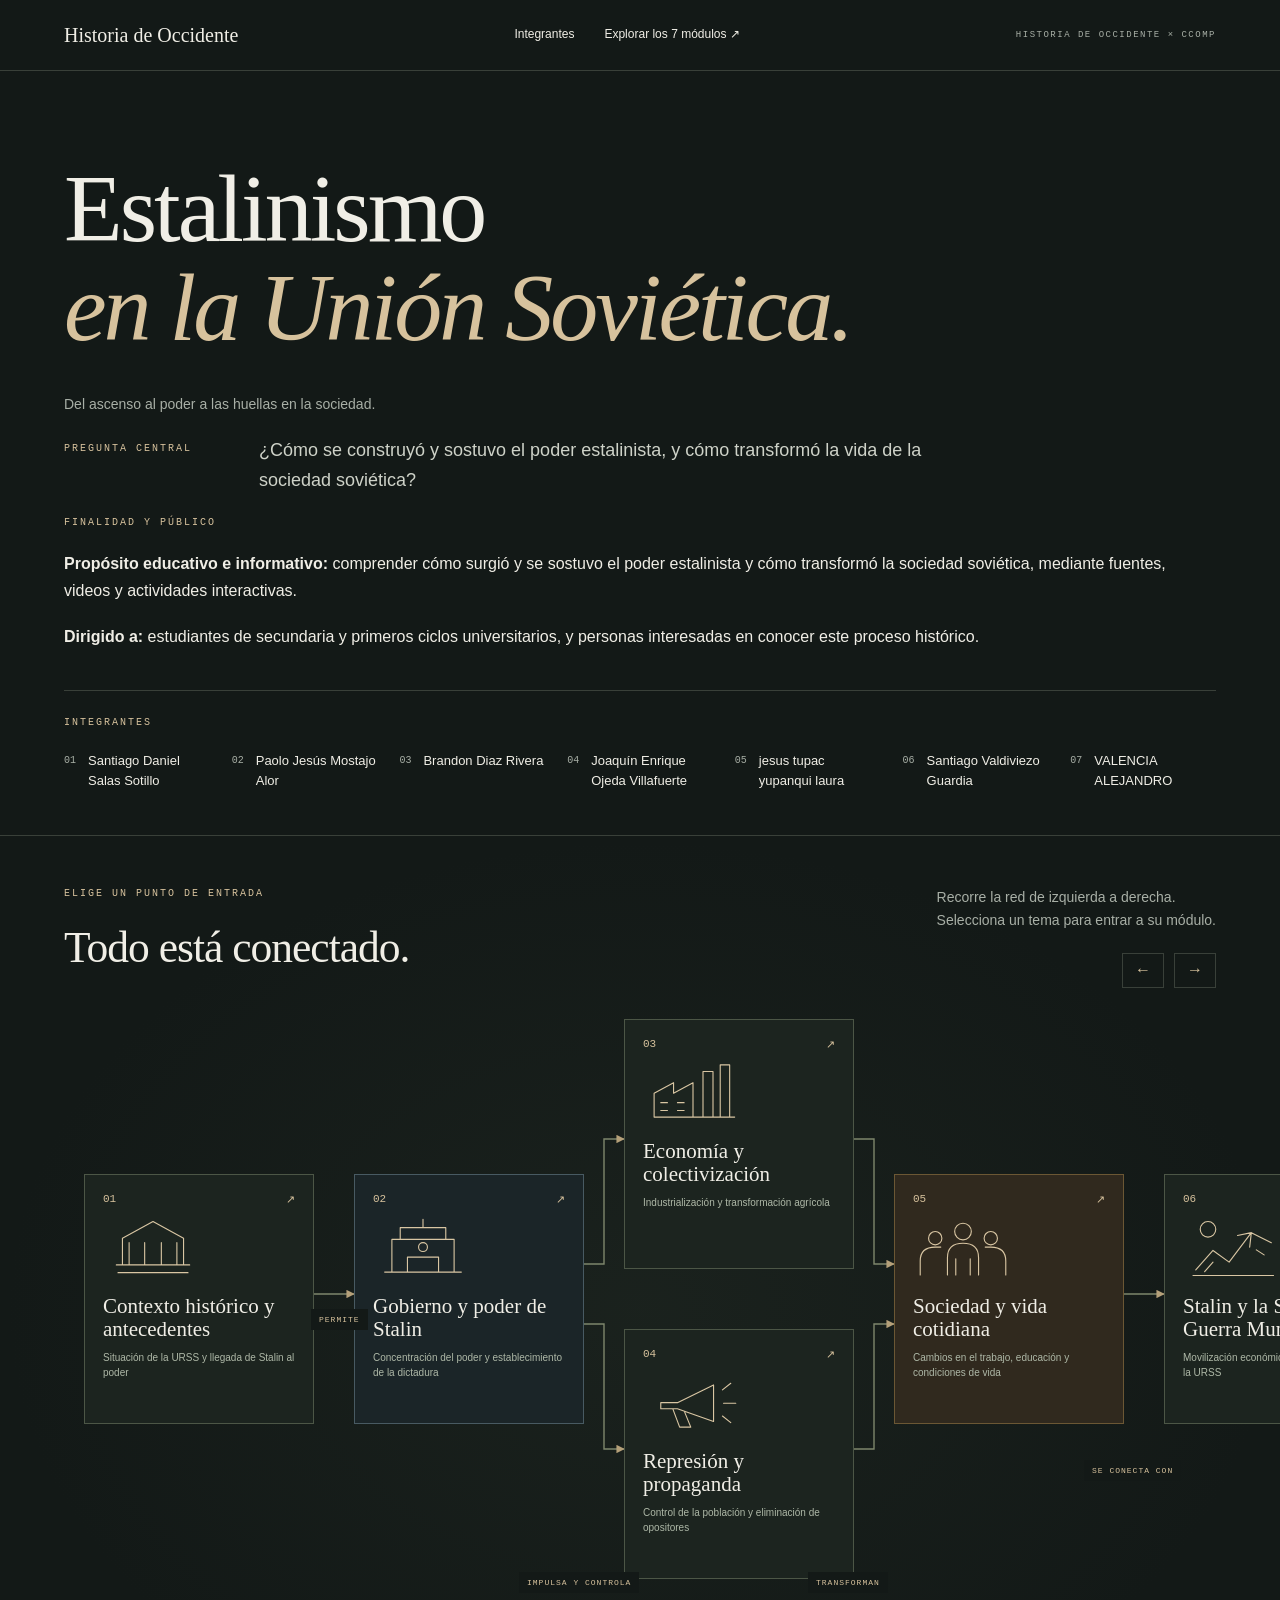
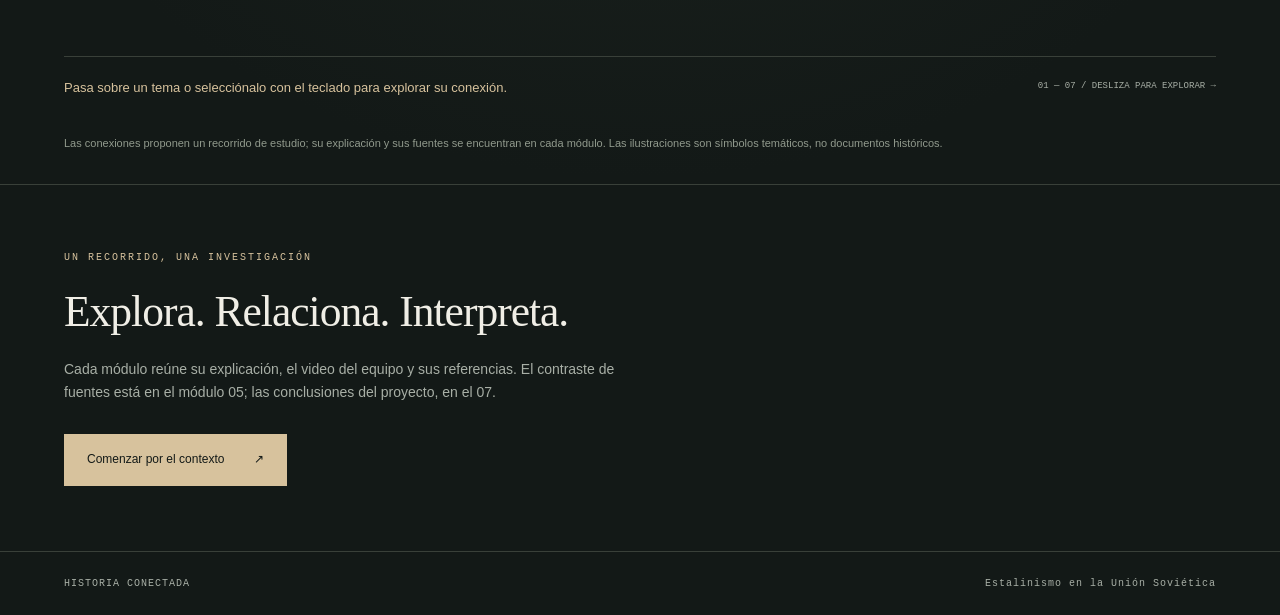
<file: index.html>
<!doctype html>
<html lang="es">
	<head>
		<meta charset="utf-8" />
		<meta name="viewport" content="width=device-width, initial-scale=1" />
		<title>Estalinismo en la Unión Soviética · Historia conectada</title>
		<link rel="stylesheet" href="styles.css" />
		<script defer src="mapa.js"></script>
	</head>
	<body>
		<header class="cabecera">
			<a class="marca" href="index.html">Historia de Occidente</a>
			<nav>
				<a href="#equipo">Integrantes</a
				><a href="#red">Explorar los 7 módulos ↗</a>
			</nav>
			<span class="archivo">HISTORIA DE OCCIDENTE × CCOMP</span>
		</header>
		<main>
			<section class="portada contenedor">
				<h1>Estalinismo<br /><em>en la Unión Soviética.</em></h1>
				<p class="descripcion">
					Del ascenso al poder a las huellas en la sociedad.
				</p>
				<div class="pregunta-inicio">
					<span class="etiqueta">PREGUNTA CENTRAL</span>
					<p>
						¿Cómo se construyó y sostuvo el poder estalinista, y cómo transformó
						la vida de la sociedad soviética?
					</p>
				</div>
				<section class="finalidad">
					<p class="etiqueta">FINALIDAD Y PÚBLICO</p>
					<p>
						<strong>Propósito educativo e informativo:</strong> comprender cómo
						surgió y se sostuvo el poder estalinista y cómo transformó la
						sociedad soviética, mediante fuentes, videos y actividades
						interactivas.
					</p>
					<p>
						<strong>Dirigido a:</strong> estudiantes de secundaria y primeros
						ciclos universitarios, y personas interesadas en conocer este
						proceso histórico.
					</p>
				</section>
				<div id="equipo" class="integrantes">
					<p class="etiqueta">INTEGRANTES</p>
					<ol>
						<li>
							<span>01</span
							><span class="nombre-integrante"
								>Santiago Daniel Salas Sotillo</span
							>
						</li>
						<li>
							<span>02</span
							><span class="nombre-integrante">Paolo Jesús Mostajo Alor</span>
						</li>
						<li>
							<span>03</span
							><span class="nombre-integrante">Brandon Diaz Rivera</span>
						</li>
						<li>
							<span>04</span
							><span class="nombre-integrante"
								>Joaquín Enrique Ojeda Villafuerte</span
							>
						</li>
						<li>
							<span>05</span
							><span class="nombre-integrante">jesus tupac yupanqui laura</span>
						</li>
						<li>
							<span>06</span
							><span class="nombre-integrante"
								>Santiago Valdiviezo Guardia</span
							>
						</li>
						<li>
							<span>07</span
							><span class="nombre-integrante">VALENCIA ALEJANDRO</span>
						</li>
					</ol>
				</div>
			</section>
			<section id="red" class="red-seccion">
				<div class="red-encabezado contenedor">
					<div>
						<p class="etiqueta">ELIGE UN PUNTO DE ENTRADA</p>
						<h2>Todo está conectado.</h2>
					</div>
					<div>
						<p class="descripcion">
							Recorre la red de izquierda a derecha.<br />Selecciona un tema
							para entrar a su módulo.
						</p>
						<div class="controles">
							<button
								id="mover-izquierda"
								aria-label="Desplazar red hacia la izquierda"
							>
								←</button
							><button
								id="mover-derecha"
								aria-label="Desplazar red hacia la derecha"
							>
								→
							</button>
						</div>
					</div>
				</div>
				<div
					id="mapa-desplazable"
					class="mapa-desplazable"
					tabindex="0"
					role="region"
					aria-label="Red horizontal de siete módulos"
				>
					<div class="mapa">
						<svg class="conexiones" viewBox="0 0 1620 610" aria-hidden="true">
							<defs>
								<marker
									id="flecha"
									viewBox="0 0 10 10"
									refX="9"
									refY="5"
									markerWidth="6"
									markerHeight="6"
									orient="auto"
								>
									<path d="M0 0L10 5L0 10" fill="#b5a079" />
								</marker>
							</defs>
							<path
								data-conexion="1-2"
								d="M250 290H290"
								marker-end="url(#flecha)"
							/>
							<path
								data-conexion="2-3"
								d="M520 260H540V135H560"
								marker-end="url(#flecha)"
							/>
							<path
								data-conexion="2-4"
								d="M520 320H540V445H560"
								marker-end="url(#flecha)"
							/>
							<path
								data-conexion="3-5"
								d="M790 135H810V260H830"
								marker-end="url(#flecha)"
							/>
							<path
								data-conexion="4-5"
								d="M790 445H810V320H830"
								marker-end="url(#flecha)"
							/>
							<path
								data-conexion="5-6"
								d="M1060 290H1100"
								marker-end="url(#flecha)"
							/>
							<path
								data-conexion="6-7"
								d="M1330 290H1370"
								marker-end="url(#flecha)"
							/></svg
						><a
							class="nodo nodo-1"
							href="modulos/01-contexto/index.html"
							style="left: 20px; top: 170px"
							data-numero="1"
							data-relacion="El contexto permite estudiar la concentración del poder."
							><div class="nodo-superior"><span>01</span><span>↗</span></div>
							<img src="assets/tema-01.svg" alt="" />
							<h3>Contexto histórico y antecedentes</h3>
							<p>Situación de la URSS y llegada de Stalin al poder</p></a
						><a
							class="nodo nodo-2"
							href="modulos/02-gobierno/index.html"
							style="left: 290px; top: 170px"
							data-numero="2"
							data-relacion="El gobierno impulsa y controla las políticas económicas y los mecanismos de control."
							><div class="nodo-superior"><span>02</span><span>↗</span></div>
							<img src="assets/tema-02.svg" alt="" />
							<h3>Gobierno y poder de Stalin</h3>
							<p>
								Concentración del poder y establecimiento de la dictadura
							</p></a
						><a
							class="nodo nodo-3"
							href="modulos/03-economia/index.html"
							style="left: 560px; top: 15px"
							data-numero="3"
							data-relacion="La economía y la colectivización transforman las experiencias sociales."
							><div class="nodo-superior"><span>03</span><span>↗</span></div>
							<img src="assets/tema-03.svg" alt="" />
							<h3>Economía y colectivización</h3>
							<p>Industrialización y transformación agrícola</p></a
						><a
							class="nodo nodo-4"
							href="modulos/04-represion/index.html"
							style="left: 560px; top: 325px"
							data-numero="4"
							data-relacion="La represión y la propaganda se conectan con el control de la sociedad."
							><div class="nodo-superior"><span>04</span><span>↗</span></div>
							<img src="assets/tema-04.svg" alt="" />
							<h3>Represión y propaganda</h3>
							<p>Control de la población y eliminación de opositores</p></a
						><a
							class="nodo nodo-5"
							href="modulos/05-sociedad/index.html"
							style="left: 830px; top: 170px"
							data-numero="5"
							data-relacion="La vida cotidiana permite examinar los efectos del sistema y la movilización."
							><div class="nodo-superior"><span>05</span><span>↗</span></div>
							<img src="assets/tema-05.svg" alt="" />
							<h3>Sociedad y vida cotidiana</h3>
							<p>Cambios en el trabajo, educación y condiciones de vida</p></a
						><a
							class="nodo nodo-6"
							href="modulos/06-guerra/index.html"
							style="left: 1100px; top: 170px"
							data-numero="6"
							data-relacion="La guerra se conecta con la movilización y el legado del sistema."
							><div class="nodo-superior"><span>06</span><span>↗</span></div>
							<img src="assets/tema-06.svg" alt="" />
							<h3>Stalin y la Segunda Guerra Mundial</h3>
							<p>Movilización económica, militar y social de la URSS</p></a
						><a
							class="nodo nodo-7"
							href="modulos/07-consecuencias/index.html"
							style="left: 1370px; top: 170px"
							data-numero="7"
							data-relacion="Las consecuencias permiten volver a la pregunta central y formular conclusiones."
							><div class="nodo-superior"><span>07</span><span>↗</span></div>
							<img src="assets/tema-07.svg" alt="" />
							<h3>Consecuencias y fin del estalinismo</h3>
							<p>
								Muerte de Stalin, desestalinización y legado político, económico
								y social
							</p></a
						><span class="vinculo v1">PERMITE</span
						><span class="vinculo v2">IMPULSA Y CONTROLA</span
						><span class="vinculo v3">TRANSFORMAN</span
						><span class="vinculo v4">SE CONECTA CON</span
						><span class="vinculo v5">CONTRIBUYE AL LEGADO</span>
					</div>
				</div>
				<div class="pie-red contenedor">
					<p id="relacion-activa" aria-live="polite">
						Pasa sobre un tema o selecciónalo con el teclado para explorar su
						conexión.
					</p>
					<span>01 — 07 / DESLIZA PARA EXPLORAR →</span>
				</div>
				<p class="nota-maqueta contenedor">
					Las conexiones proponen un recorrido de estudio; su explicación y sus
					fuentes se encuentran en cada módulo. Las ilustraciones son símbolos
					temáticos, no documentos históricos.
				</p>
			</section>
			<section class="contenedor cierre-portada">
				<p class="etiqueta">UN RECORRIDO, UNA INVESTIGACIÓN</p>
				<h2>Explora. Relaciona. Interpreta.</h2>
				<p class="descripcion">
					Cada módulo reúne su explicación, el video del equipo y sus
					referencias. El contraste de fuentes está en el módulo 05; las
					conclusiones del proyecto, en el 07.
				</p>
				<a class="boton enlace-boton" href="modulos/01-contexto/index.html"
					>Comenzar por el contexto <span>↗</span></a
				>
			</section>
		</main>
		<footer>
			HISTORIA CONECTADA<span>Estalinismo en la Unión Soviética</span>
		</footer>
	</body>
</html>
</file>
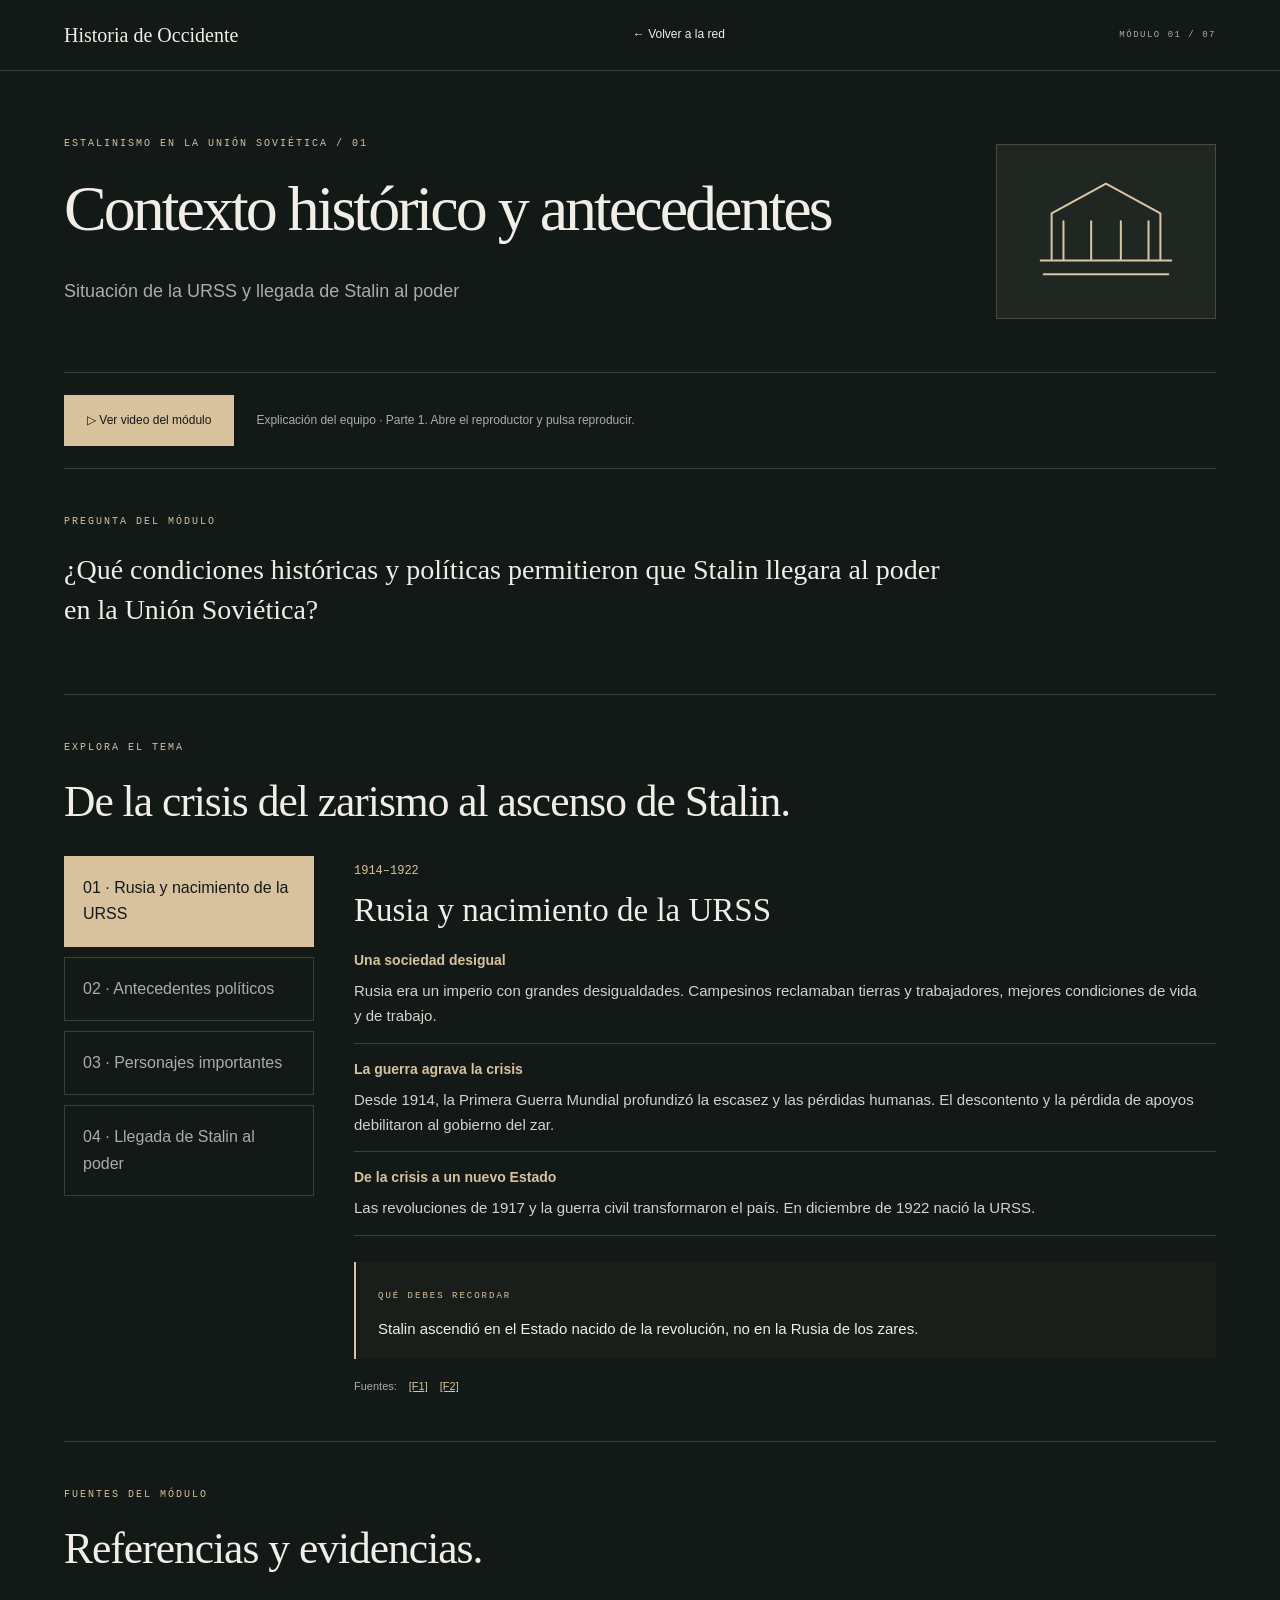
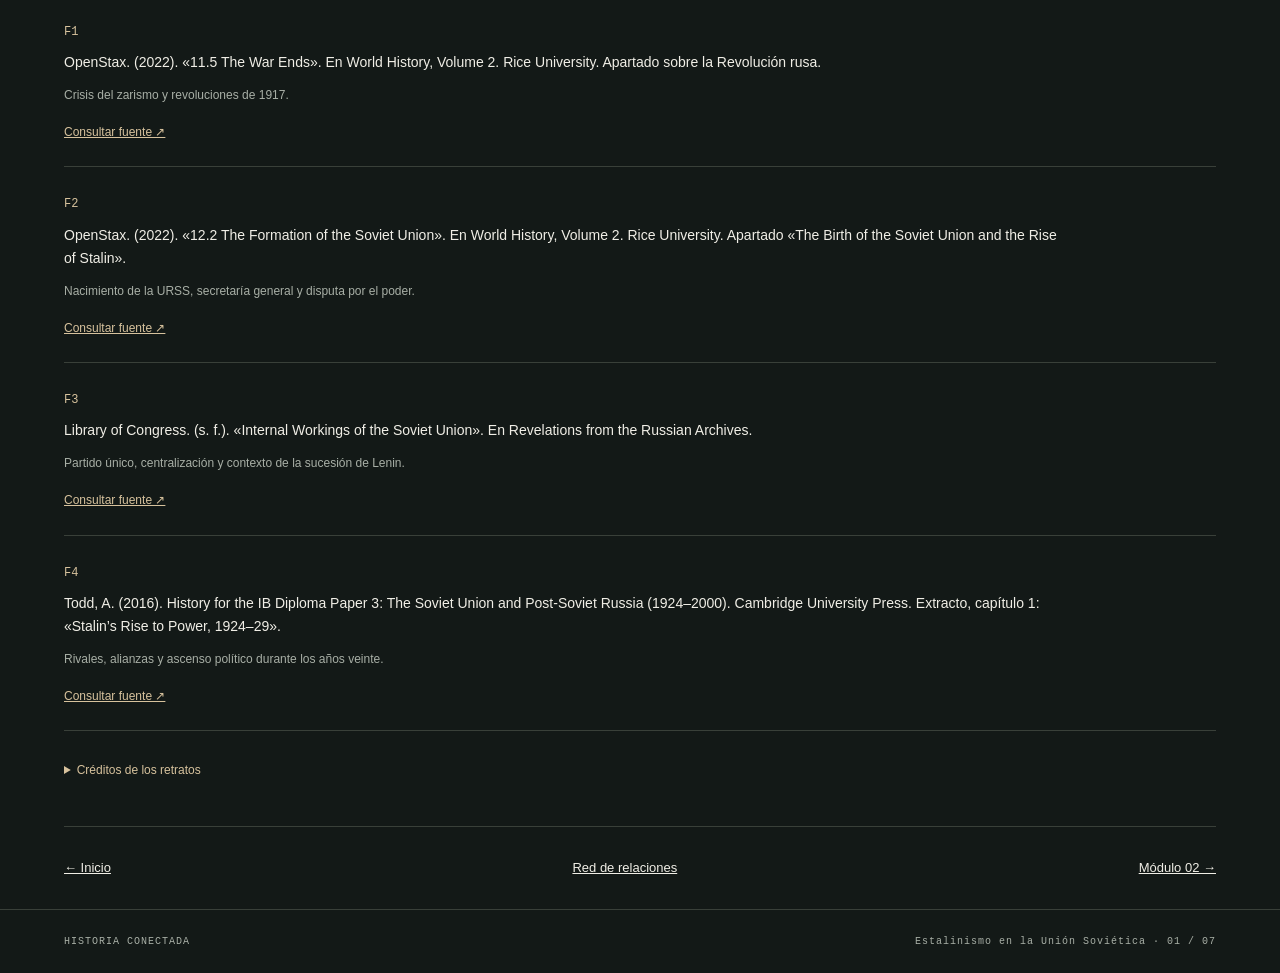
<file: modulos/01-contexto/index.html>
<!doctype html>
<html lang="es">
	<head>
		<meta charset="utf-8" />
		<meta name="viewport" content="width=device-width, initial-scale=1" />
		<title>01 · Contexto histórico y antecedentes</title>
		<link rel="stylesheet" href="../../styles.css" />
		<link rel="stylesheet" href="estilos.css" />
		<script defer src="contenido.js"></script>
		<script defer src="script.js"></script>
	</head>
	<body>
		<header class="cabecera">
			<a class="marca" href="../../index.html">Historia de Occidente</a
			><a href="../../index.html#red">← Volver a la red</a
			><span class="archivo">MÓDULO 01 / 07</span>
		</header>
		<main class="contenedor">
			<section class="modulo-cabecera">
				<div>
					<p class="etiqueta">ESTALINISMO EN LA UNIÓN SOVIÉTICA / 01</p>
					<h1>Contexto histórico y antecedentes</h1>
					<p class="bajada">
						Situación de la URSS y llegada de Stalin al poder
					</p>
				</div>
				<img src="../../assets/tema-01.svg" alt="" />
			</section>
			<section class="video-modulo" aria-label="Video de la parte 1">
				<div class="video-linea">
					<button
						id="ver-video"
						class="boton"
						aria-expanded="false"
						aria-controls="reproductor-modulo"
					>
						▷ Ver video del módulo
					</button>
					<p>
						Explicación del equipo · Parte 1. Abre el reproductor y pulsa
						reproducir.
					</p>
				</div>
				<div id="reproductor-modulo" hidden>
					<video
						id="video-equipo"
						controls
						playsinline
						preload="metadata"
						aria-label="Explicación del equipo, parte 1"
					>
						<source src="video.mp4" type="video/mp4" />
						Tu navegador no puede reproducir este video.
						<a href="video.mp4">Abrir video</a>.
					</video>
					<p id="estado-video" class="estado-video" role="status"></p>
					<a
						class="enlace-video"
						href="video.mp4"
						target="_blank"
						rel="noopener"
						>Abrir video por separado ↗</a
					>
				</div>
			</section>
			<section class="bloque-modulo">
				<p class="etiqueta">PREGUNTA DEL MÓDULO</p>
				<p class="pregunta-modulo">
					¿Qué condiciones históricas y políticas permitieron que Stalin llegara
					al poder en la Unión Soviética?
				</p>
			</section>
			<section class="bloque-modulo">
				<p class="etiqueta">EXPLORA EL TEMA</p>
				<h2>De la crisis del zarismo al ascenso de Stalin.</h2>
				<div class="apartados">
					<div id="pestanas" aria-label="Apartados del módulo"></div>
					<article id="panel" aria-live="polite"></article>
				</div>
			</section>
			<section class="bloque-modulo" id="fuentes">
				<p class="etiqueta">FUENTES DEL MÓDULO</p>
				<h2>Referencias y evidencias.</h2>
				<div id="referencias"></div>
				<details class="creditos">
					<summary>Créditos de los retratos</summary>
					<div id="creditos-imagenes"></div>
				</details>
			</section>
			<nav class="siguiente" aria-label="Recorrido">
				<a href="../../index.html">← Inicio</a
				><a href="../../index.html#red">Red de relaciones</a
				><a href="../02-gobierno/index.html">Módulo 02 →</a>
			</nav>
		</main>
		<footer>
			HISTORIA CONECTADA
			<span>Estalinismo en la Unión Soviética · 01 / 07</span>
		</footer>
	</body>
</html>
</file>
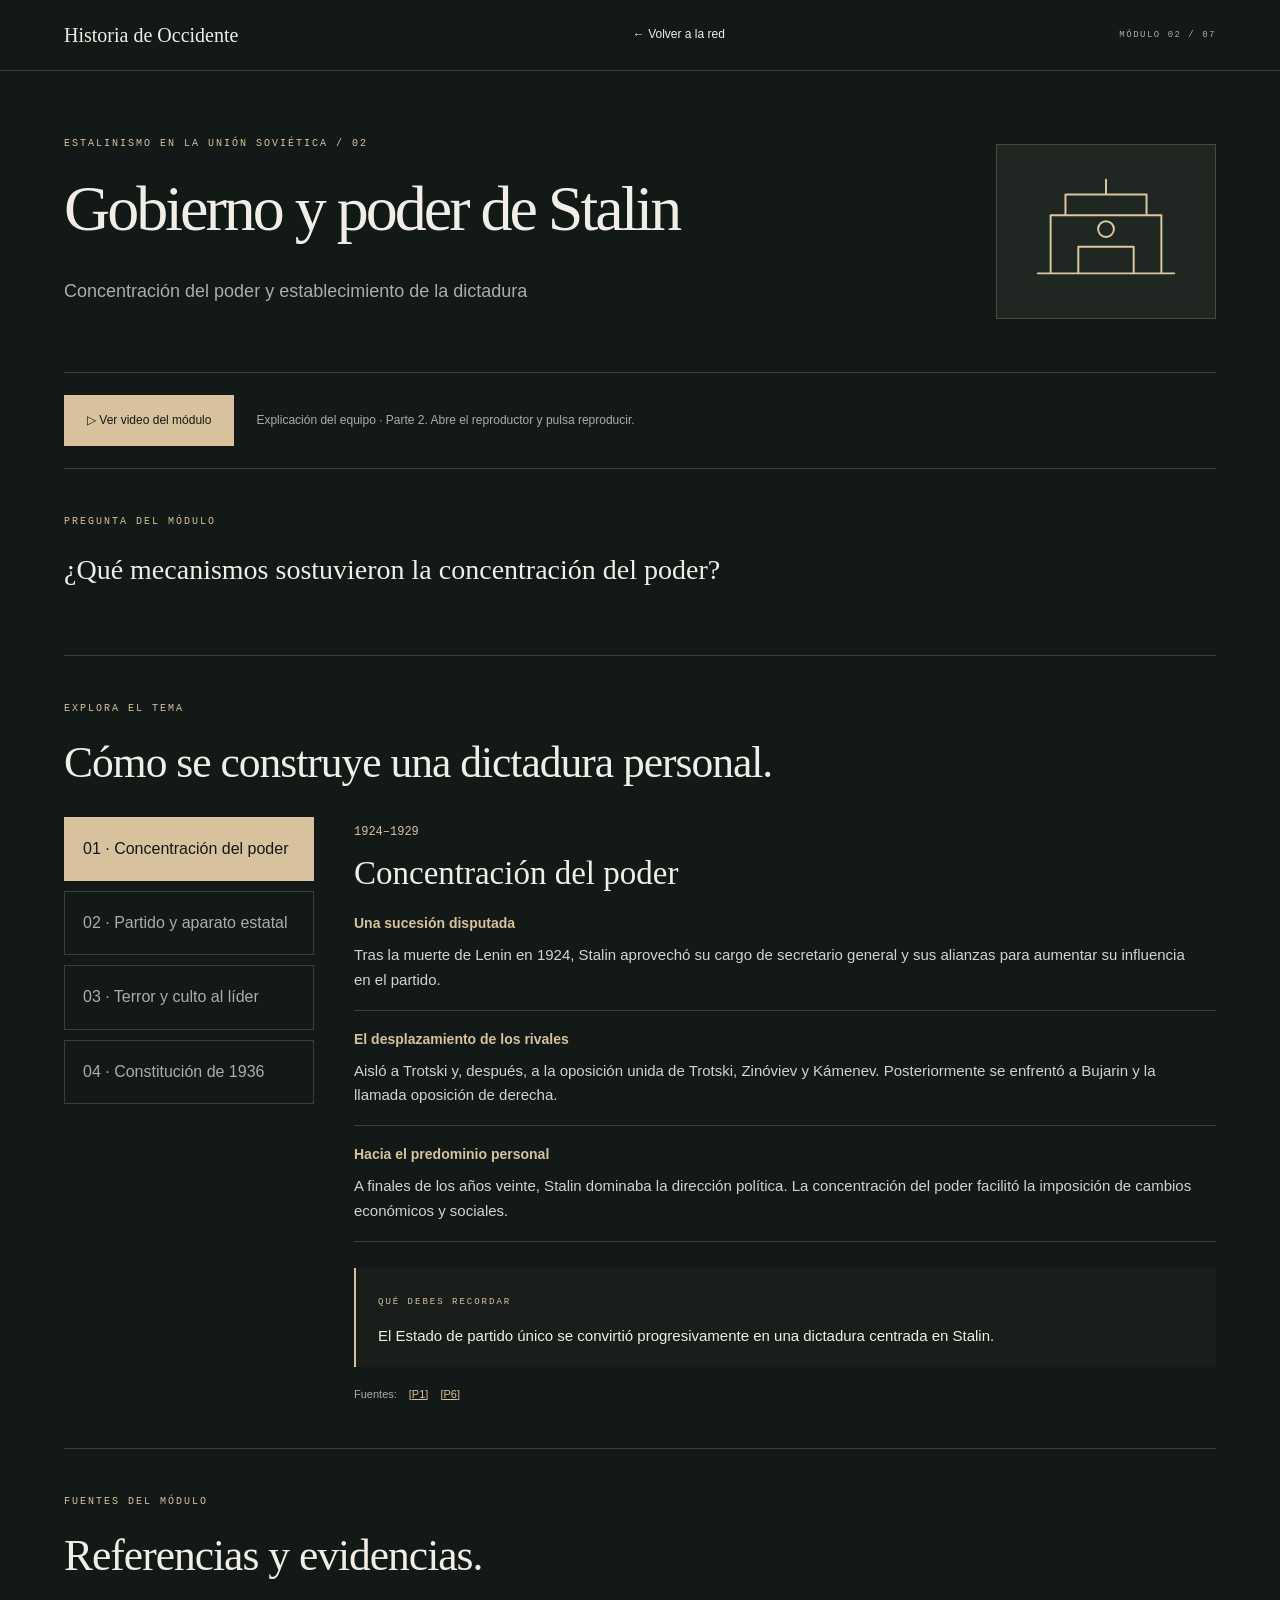
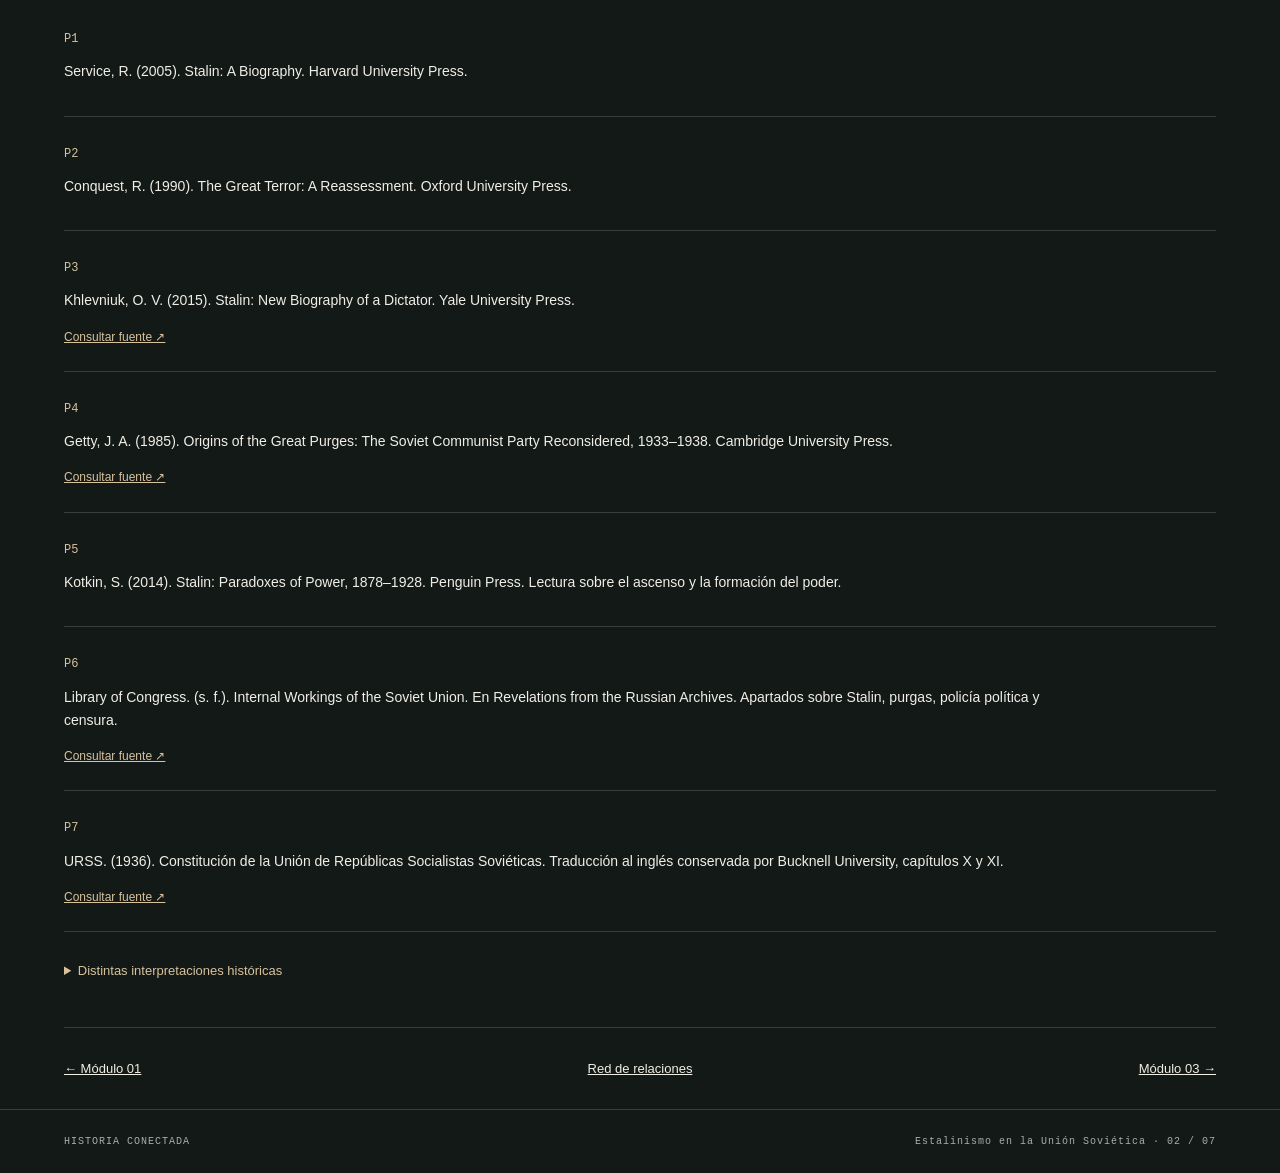
<file: modulos/02-gobierno/index.html>
<!doctype html>
<html lang="es">
	<head>
		<meta charset="utf-8" />
		<meta name="viewport" content="width=device-width, initial-scale=1" />
		<title>02 · Gobierno y poder de Stalin</title>
		<link rel="stylesheet" href="../../styles.css" />
		<link rel="stylesheet" href="estilos.css" />
		<script defer src="contenido.js"></script>
		<script defer src="script.js"></script>
	</head>
	<body>
		<header class="cabecera">
			<a class="marca" href="../../index.html">Historia de Occidente</a
			><a href="../../index.html#red">← Volver a la red</a
			><span class="archivo">MÓDULO 02 / 07</span>
		</header>
		<main class="contenedor">
			<section class="modulo-cabecera">
				<div>
					<p class="etiqueta">ESTALINISMO EN LA UNIÓN SOVIÉTICA / 02</p>
					<h1>Gobierno y poder de Stalin</h1>
					<p class="bajada">
						Concentración del poder y establecimiento de la dictadura
					</p>
				</div>
				<img src="../../assets/tema-02.svg" alt="" />
			</section>
			<section class="video-modulo" aria-label="Video de la parte 2">
				<div class="video-linea">
					<button
						id="ver-video"
						class="boton"
						aria-expanded="false"
						aria-controls="reproductor-modulo"
					>
						▷ Ver video del módulo
					</button>
					<p>
						Explicación del equipo · Parte 2. Abre el reproductor y pulsa
						reproducir.
					</p>
				</div>
				<div id="reproductor-modulo" hidden>
					<video
						id="video-equipo"
						controls
						playsinline
						preload="metadata"
						aria-label="Explicación del equipo, parte 2"
					>
						<source src="video.mp4?v=2" type="video/mp4" />
						Tu navegador no puede reproducir este video.
						<a href="video.mp4?v=2">Abrir video</a>.
					</video>
					<p id="estado-video" class="estado-video" role="status"></p>
					<a
						class="enlace-video"
						href="video.mp4?v=2"
						target="_blank"
						rel="noopener"
						>Abrir video por separado ↗</a
					>
				</div>
			</section>
			<section class="bloque-modulo">
				<p class="etiqueta">PREGUNTA DEL MÓDULO</p>
				<p class="pregunta-modulo">
					¿Qué mecanismos sostuvieron la concentración del poder?
				</p>
			</section>
			<section class="bloque-modulo">
				<p class="etiqueta">EXPLORA EL TEMA</p>
				<h2>Cómo se construye una dictadura personal.</h2>
				<div class="apartados">
					<div id="pestanas" aria-label="Apartados del módulo"></div>
					<article id="panel" aria-live="polite"></article>
				</div>
			</section>
			<section class="bloque-modulo" id="fuentes">
				<p class="etiqueta">FUENTES DEL MÓDULO</p>
				<h2>Referencias y evidencias.</h2>
				<div id="referencias"></div>
				<details class="interpretaciones">
					<summary>Distintas interpretaciones históricas</summary>
					<div id="interpretaciones"></div>
				</details>
			</section>
			<nav class="siguiente" aria-label="Recorrido">
				<a href="../01-contexto/index.html">← Módulo 01</a
				><a href="../../index.html#red">Red de relaciones</a
				><a href="../03-economia/index.html">Módulo 03 →</a>
			</nav>
		</main>
		<footer>
			HISTORIA CONECTADA
			<span>Estalinismo en la Unión Soviética · 02 / 07</span>
		</footer>
	</body>
</html>
</file>
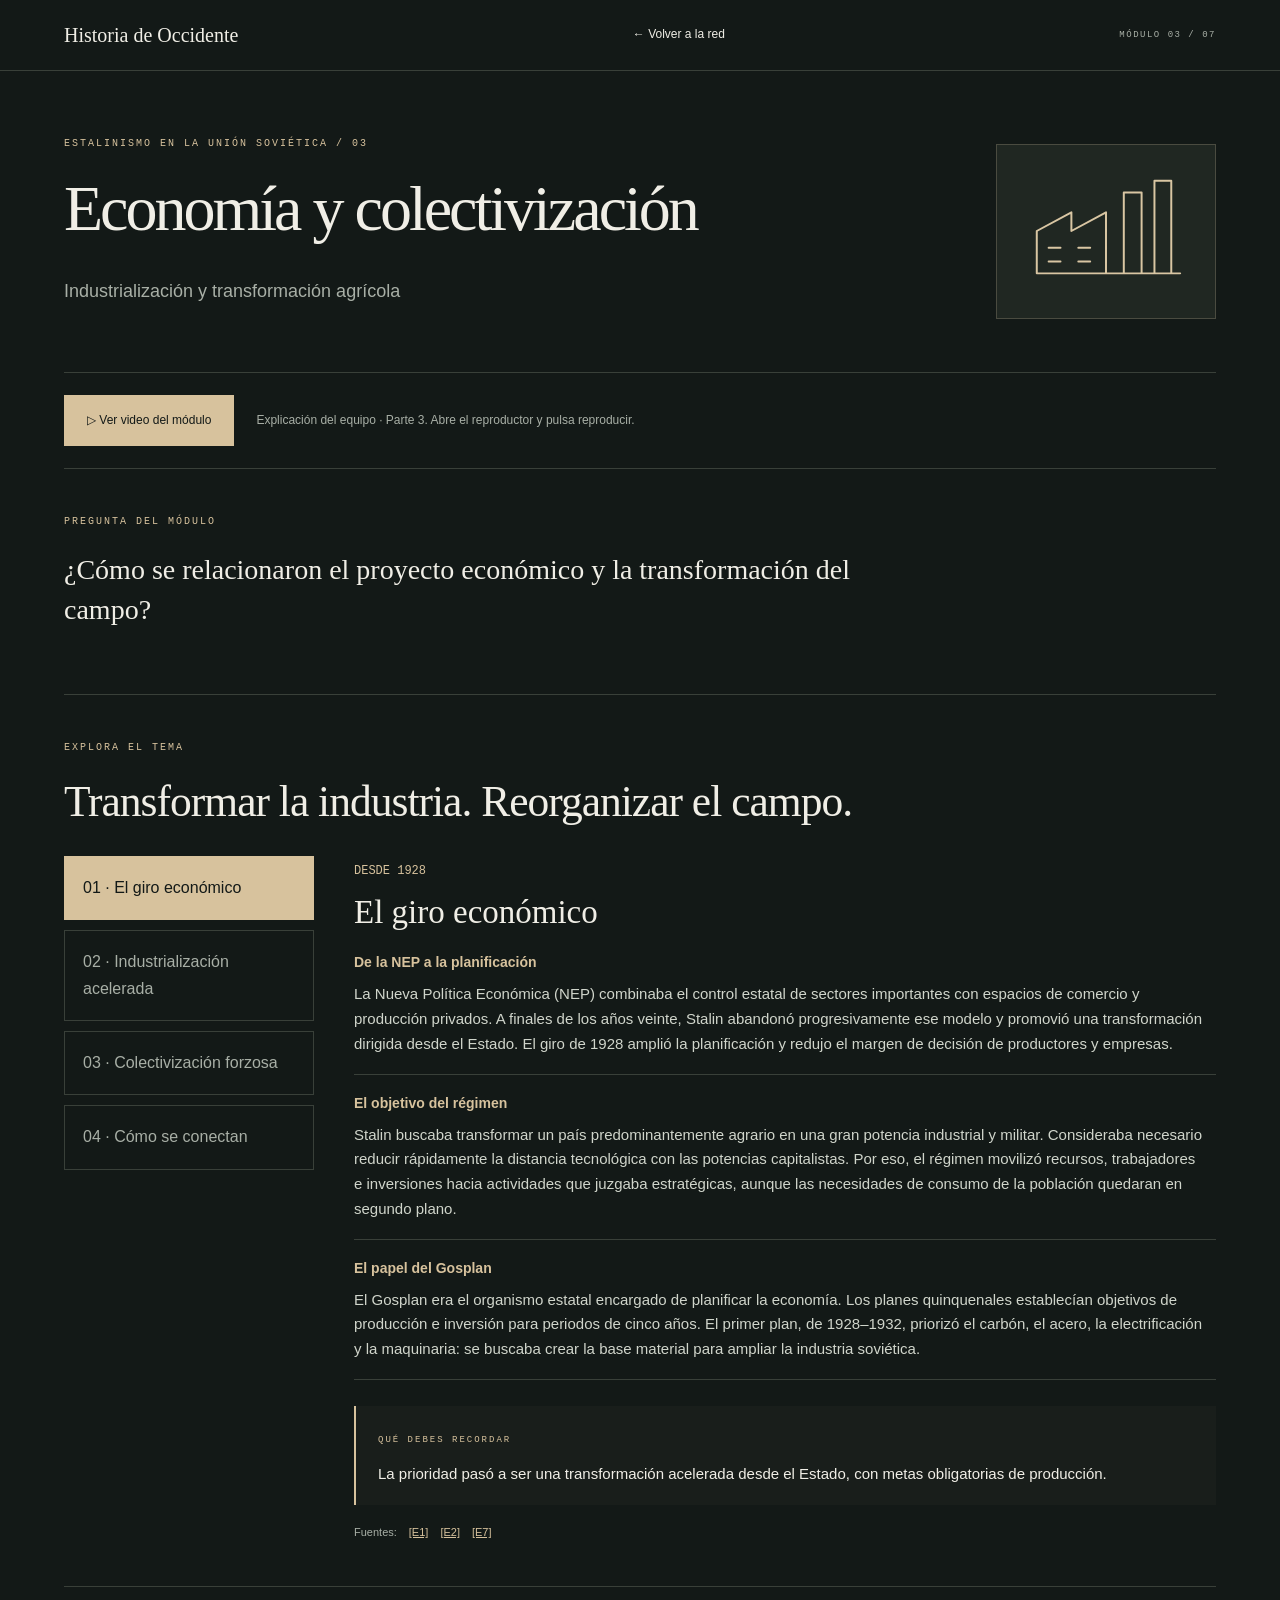
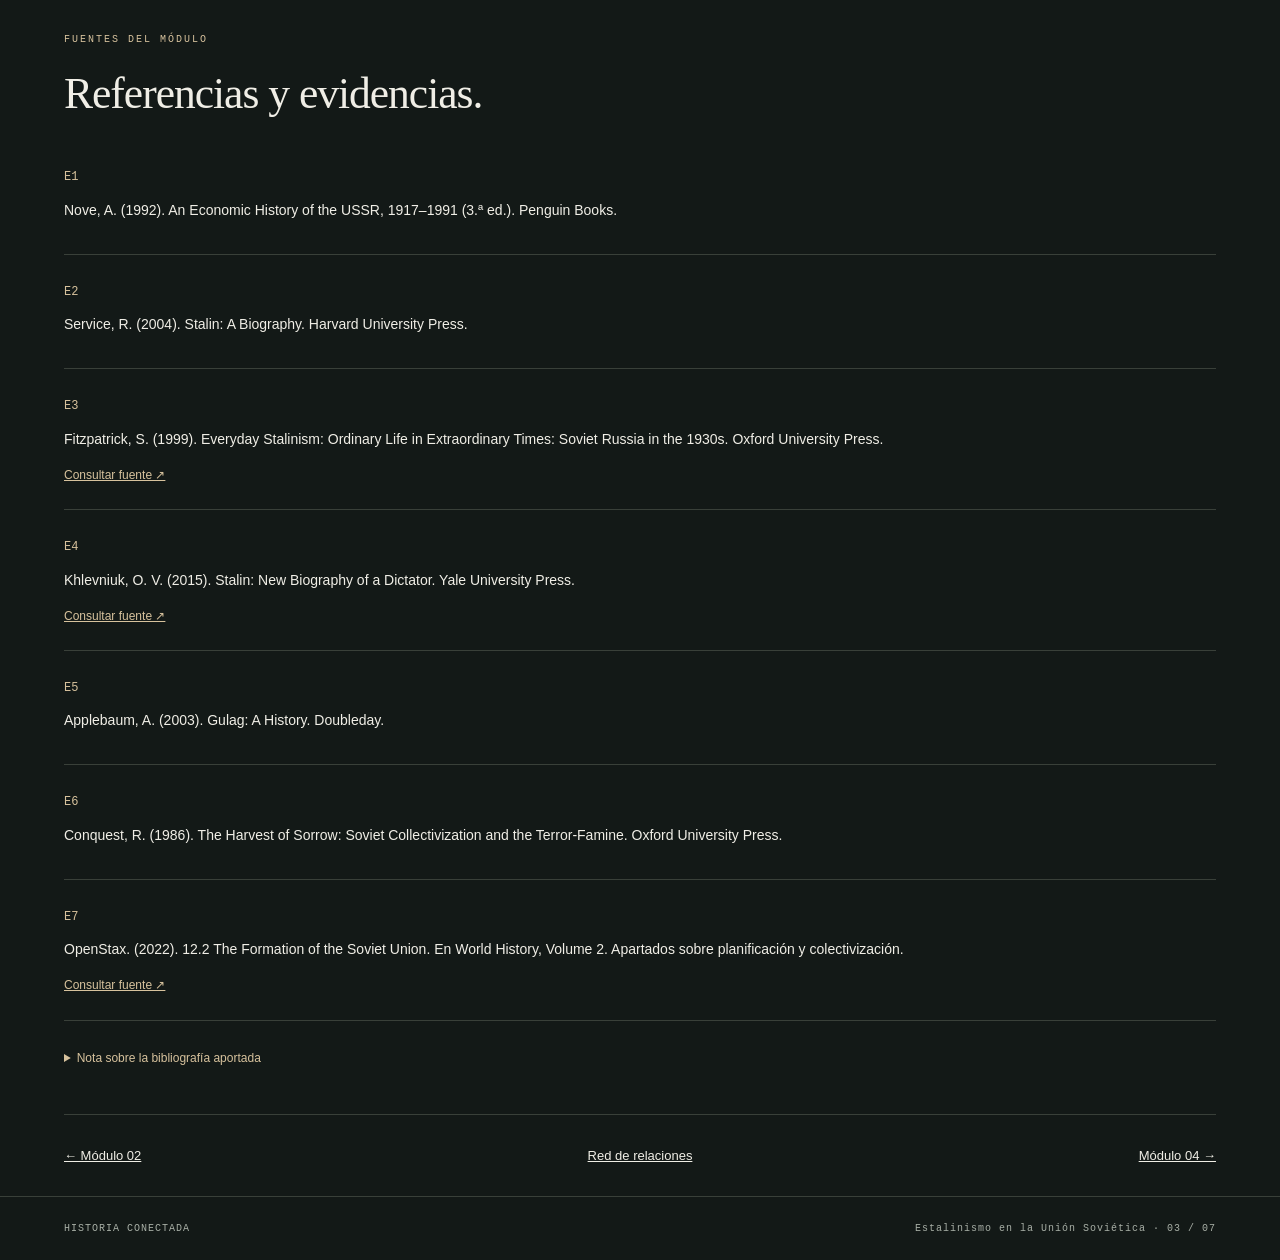
<file: modulos/03-economia/index.html>
<!doctype html>
<html lang="es">
	<head>
		<meta charset="utf-8" />
		<meta name="viewport" content="width=device-width, initial-scale=1" />
		<title>03 · Economía y colectivización</title>
		<link rel="stylesheet" href="../../styles.css" />
		<link rel="stylesheet" href="estilos.css" />
		<script defer src="contenido.js"></script>
		<script defer src="script.js"></script>
	</head>
	<body>
		<header class="cabecera">
			<a class="marca" href="../../index.html">Historia de Occidente</a
			><a href="../../index.html#red">← Volver a la red</a
			><span class="archivo">MÓDULO 03 / 07</span>
		</header>
		<main class="contenedor">
			<section class="modulo-cabecera">
				<div>
					<p class="etiqueta">ESTALINISMO EN LA UNIÓN SOVIÉTICA / 03</p>
					<h1>Economía y colectivización</h1>
					<p class="bajada">Industrialización y transformación agrícola</p>
				</div>
				<img src="../../assets/tema-03.svg" alt="" />
			</section>
			<section class="video-modulo" aria-label="Video de la parte 3">
				<div class="video-linea">
					<button
						id="ver-video"
						class="boton"
						aria-expanded="false"
						aria-controls="reproductor-modulo"
					>
						▷ Ver video del módulo
					</button>
					<p>
						Explicación del equipo · Parte 3. Abre el reproductor y pulsa
						reproducir.
					</p>
				</div>
				<div id="reproductor-modulo" hidden>
					<video
						id="video-equipo"
						controls
						playsinline
						preload="metadata"
						aria-label="Explicación del equipo, parte 3"
					>
						<source src="video.mp4" type="video/mp4" />
						Tu navegador no puede reproducir este video.
						<a href="video.mp4">Abrir video</a>.
					</video>
					<p id="estado-video" class="estado-video" role="status"></p>
					<a
						class="enlace-video"
						href="video.mp4"
						target="_blank"
						rel="noopener"
						>Abrir video por separado ↗</a
					>
				</div>
			</section>
			<section class="bloque-modulo">
				<p class="etiqueta">PREGUNTA DEL MÓDULO</p>
				<p class="pregunta-modulo">
					¿Cómo se relacionaron el proyecto económico y la transformación del
					campo?
				</p>
			</section>
			<section class="bloque-modulo">
				<p class="etiqueta">EXPLORA EL TEMA</p>
				<h2>Transformar la industria. Reorganizar el campo.</h2>
				<div class="apartados">
					<div id="pestanas" aria-label="Apartados del módulo"></div>
					<article id="panel" aria-live="polite"></article>
				</div>
			</section>
			<section class="bloque-modulo" id="fuentes">
				<p class="etiqueta">FUENTES DEL MÓDULO</p>
				<h2>Referencias y evidencias.</h2>
				<div id="referencias"></div>
				<details class="nota-bibliografica">
					<summary>Nota sobre la bibliografía aportada</summary>
					<p id="nota-bibliografica"></p>
				</details>
			</section>
			<nav class="siguiente" aria-label="Recorrido">
				<a href="../02-gobierno/index.html">← Módulo 02</a
				><a href="../../index.html#red">Red de relaciones</a
				><a href="../04-represion/index.html">Módulo 04 →</a>
			</nav>
		</main>
		<footer>
			HISTORIA CONECTADA
			<span>Estalinismo en la Unión Soviética · 03 / 07</span>
		</footer>
	</body>
</html>
</file>
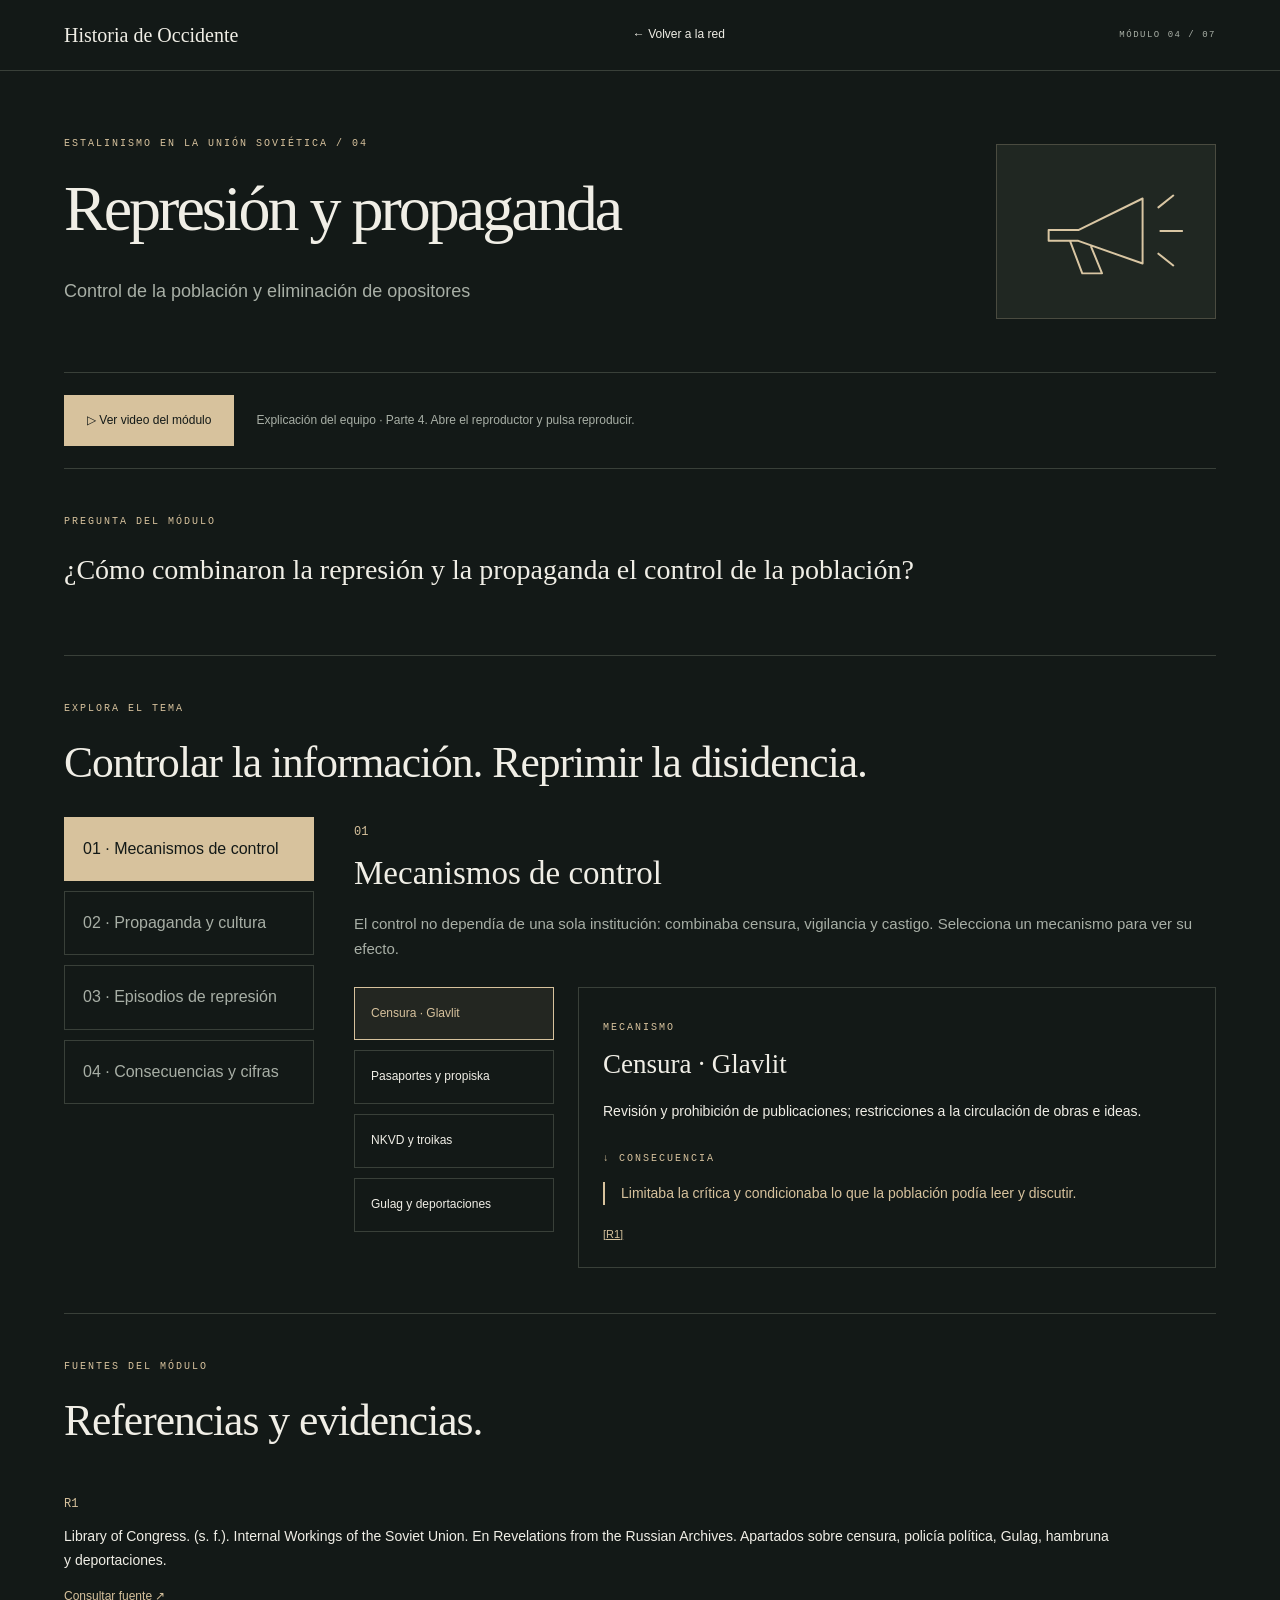
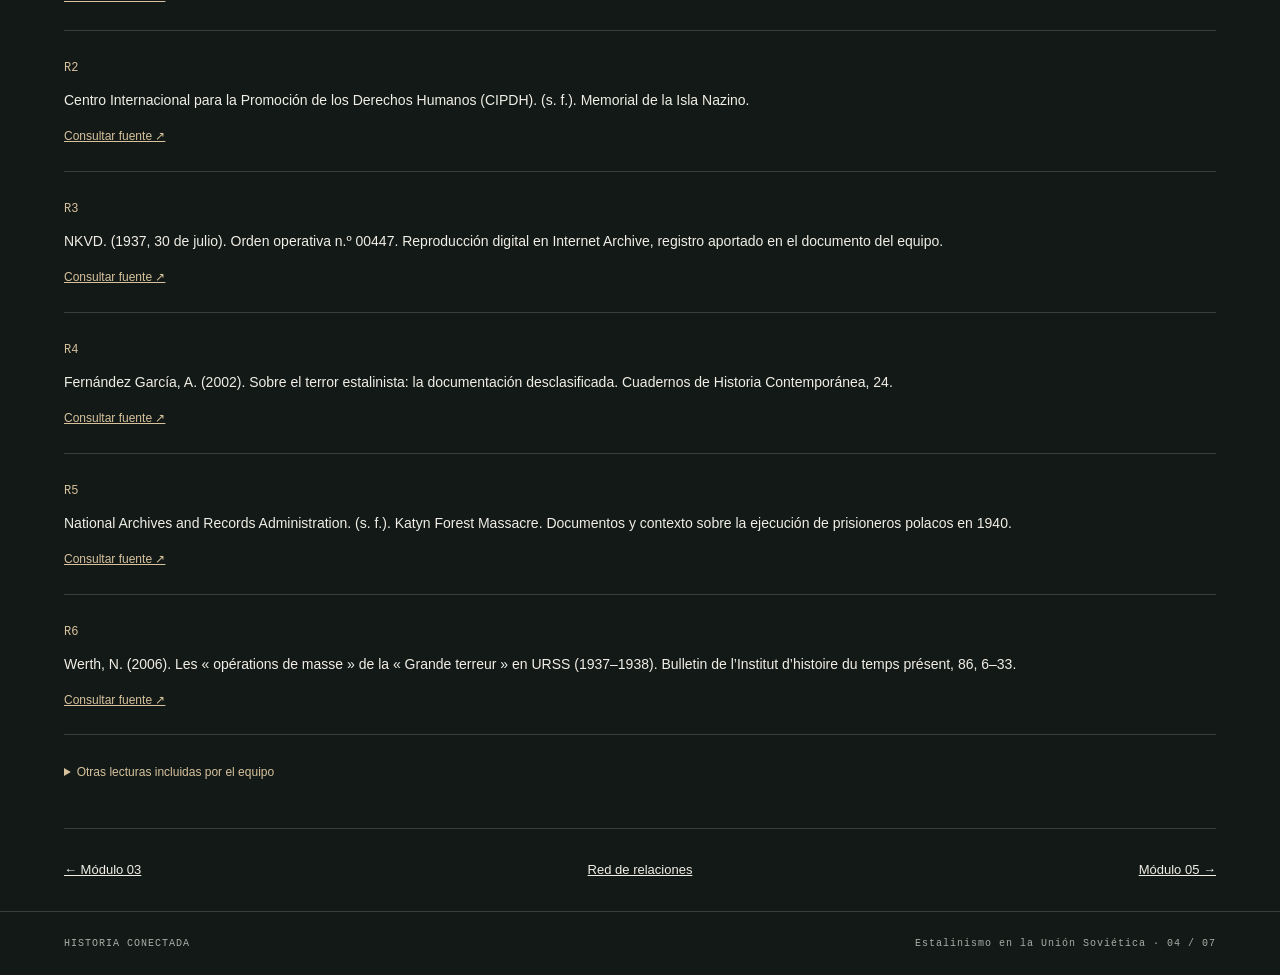
<file: modulos/04-represion/index.html>
<!doctype html>
<html lang="es">
	<head>
		<meta charset="utf-8" />
		<meta name="viewport" content="width=device-width, initial-scale=1" />
		<title>04 · Represión y propaganda</title>
		<link rel="stylesheet" href="../../styles.css" />
		<link rel="stylesheet" href="estilos.css" />
		<script defer src="contenido.js"></script>
		<script defer src="script.js"></script>
	</head>
	<body>
		<header class="cabecera">
			<a class="marca" href="../../index.html">Historia de Occidente</a
			><a href="../../index.html#red">← Volver a la red</a
			><span class="archivo">MÓDULO 04 / 07</span>
		</header>
		<main class="contenedor">
			<section class="modulo-cabecera">
				<div>
					<p class="etiqueta">ESTALINISMO EN LA UNIÓN SOVIÉTICA / 04</p>
					<h1>Represión y propaganda</h1>
					<p class="bajada">
						Control de la población y eliminación de opositores
					</p>
				</div>
				<img src="../../assets/tema-04.svg" alt="" />
			</section>
			<section class="video-modulo" aria-label="Video de la parte 4">
				<div class="video-linea">
					<button
						id="ver-video"
						class="boton"
						aria-expanded="false"
						aria-controls="reproductor-modulo"
					>
						▷ Ver video del módulo
					</button>
					<p>
						Explicación del equipo · Parte 4. Abre el reproductor y pulsa
						reproducir.
					</p>
				</div>
				<div id="reproductor-modulo" hidden>
					<video
						id="video-equipo"
						controls
						playsinline
						preload="metadata"
						aria-label="Explicación del equipo, parte 4"
					>
						<source src="video.mp4" type="video/mp4" />
						Tu navegador no puede reproducir este video.
						<a href="video.mp4">Abrir video</a>.
					</video>
					<p id="estado-video" class="estado-video" role="status"></p>
					<a
						class="enlace-video"
						href="video.mp4"
						target="_blank"
						rel="noopener"
						>Abrir video por separado ↗</a
					>
				</div>
			</section>
			<section class="bloque-modulo">
				<p class="etiqueta">PREGUNTA DEL MÓDULO</p>
				<p class="pregunta-modulo">
					¿Cómo combinaron la represión y la propaganda el control de la
					población?
				</p>
			</section>
			<section class="bloque-modulo">
				<p class="etiqueta">EXPLORA EL TEMA</p>
				<h2>Controlar la información. Reprimir la disidencia.</h2>
				<div class="apartados">
					<div id="pestanas" aria-label="Apartados del módulo"></div>
					<article id="panel" aria-live="polite"></article>
				</div>
			</section>
			<section class="bloque-modulo" id="fuentes">
				<p class="etiqueta">FUENTES DEL MÓDULO</p>
				<h2>Referencias y evidencias.</h2>
				<div id="referencias"></div>
				<details class="lecturas">
					<summary>Otras lecturas incluidas por el equipo</summary>
					<div id="lecturas-equipo"></div>
				</details>
			</section>
			<nav class="siguiente" aria-label="Recorrido">
				<a href="../03-economia/index.html">← Módulo 03</a
				><a href="../../index.html#red">Red de relaciones</a
				><a href="../05-sociedad/index.html">Módulo 05 →</a>
			</nav>
		</main>
		<footer>
			HISTORIA CONECTADA
			<span>Estalinismo en la Unión Soviética · 04 / 07</span>
		</footer>
	</body>
</html>
</file>
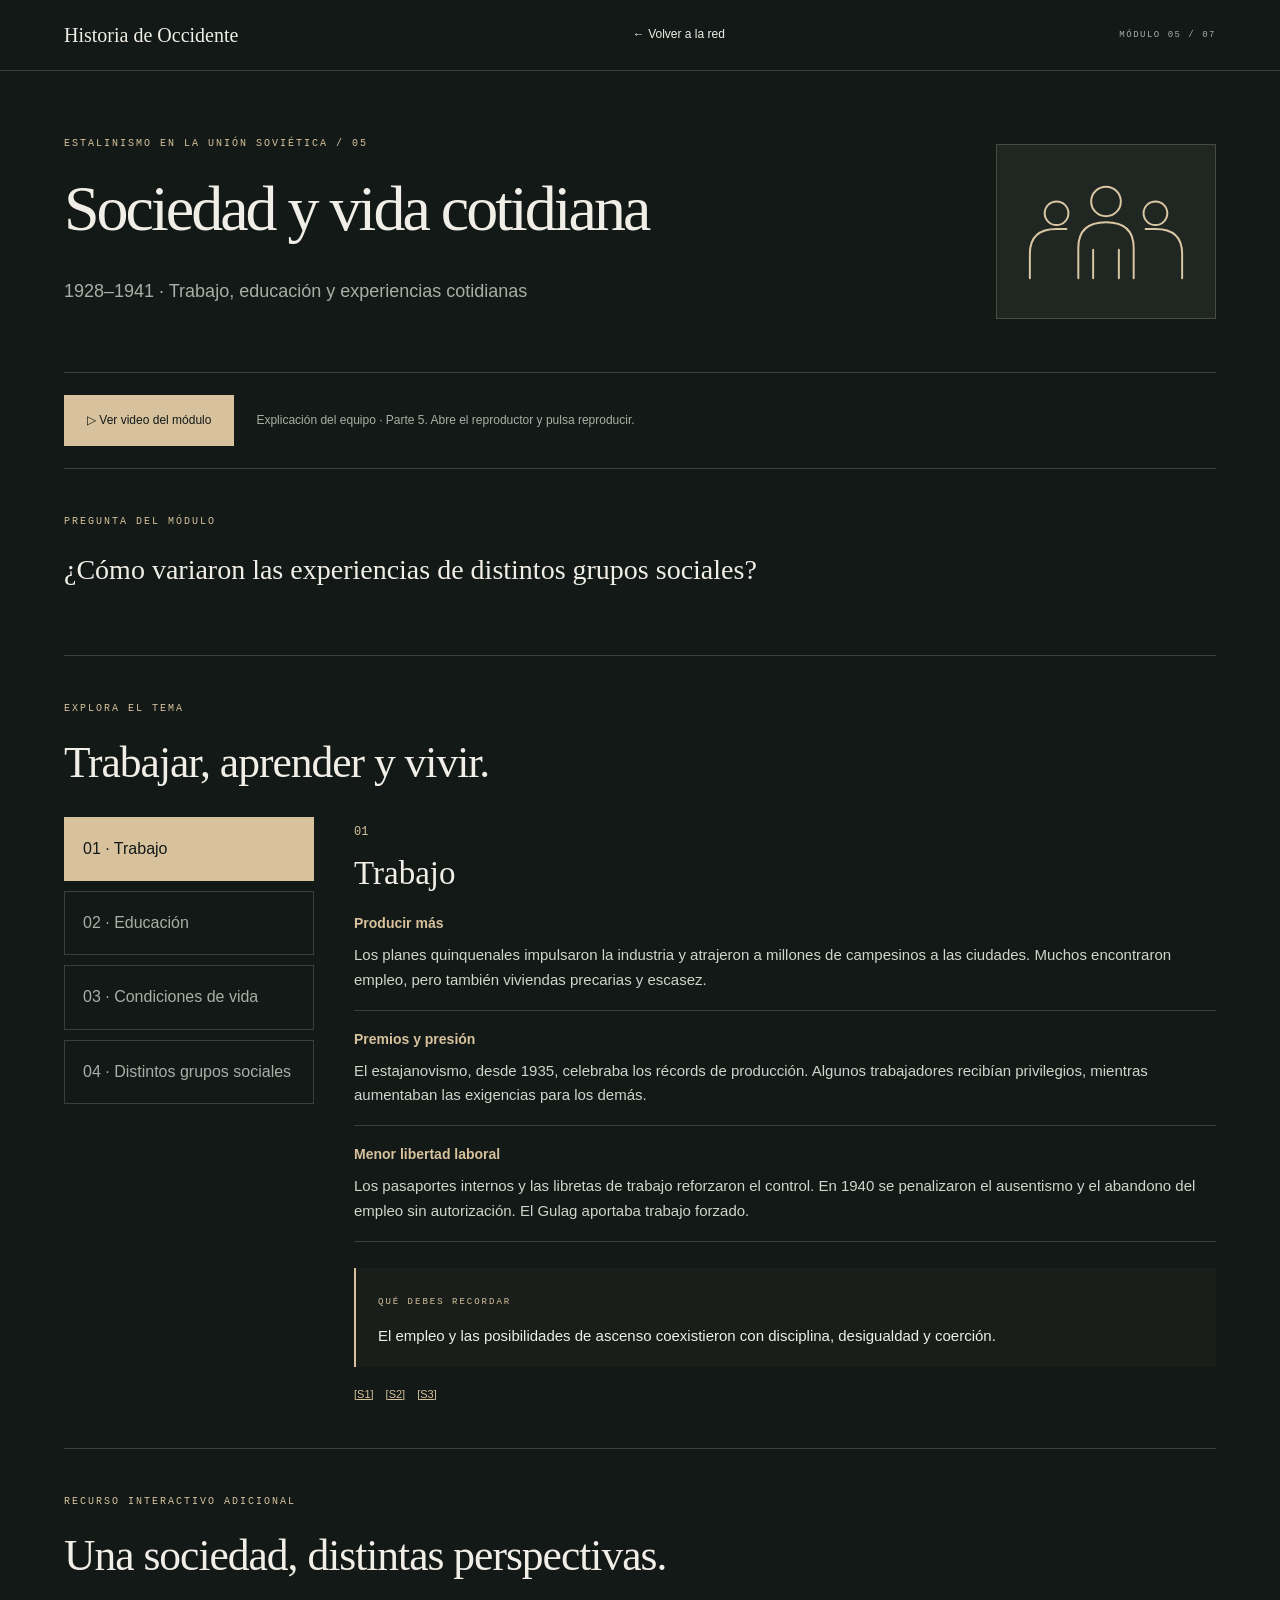
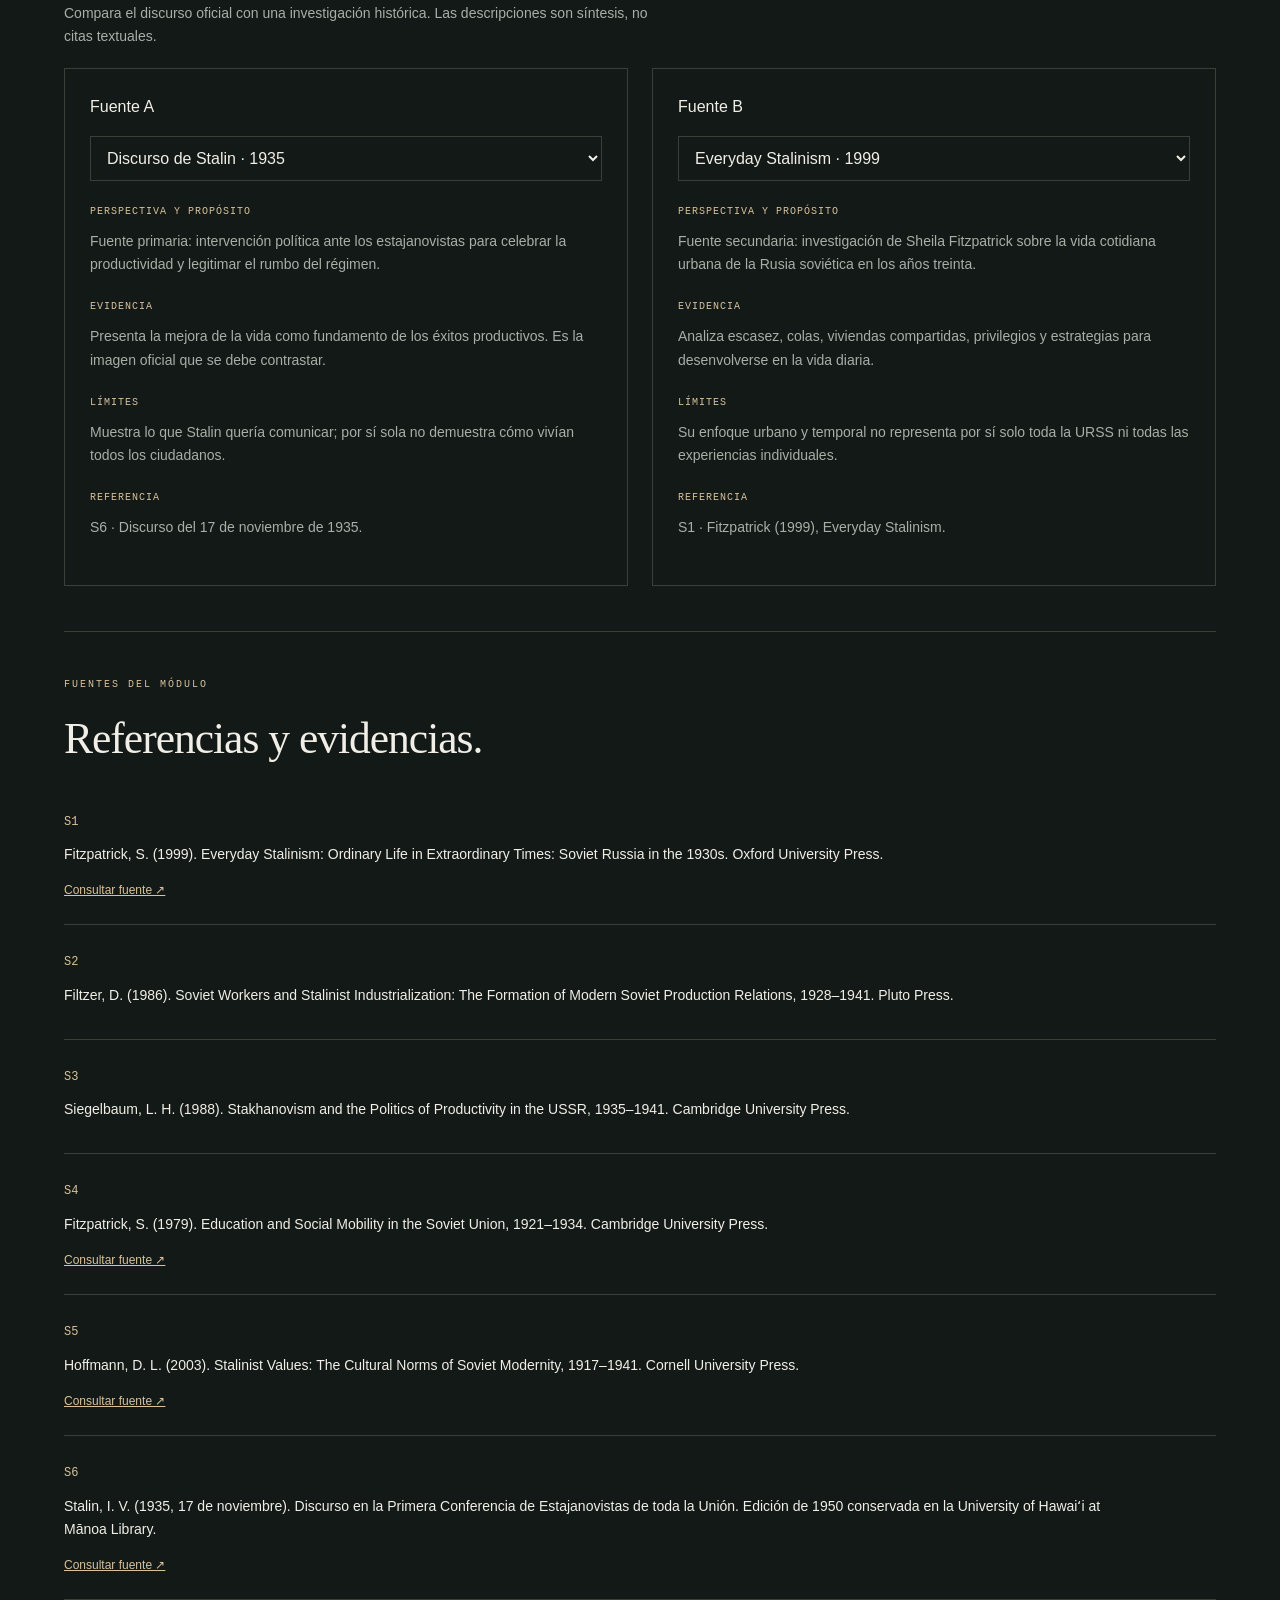
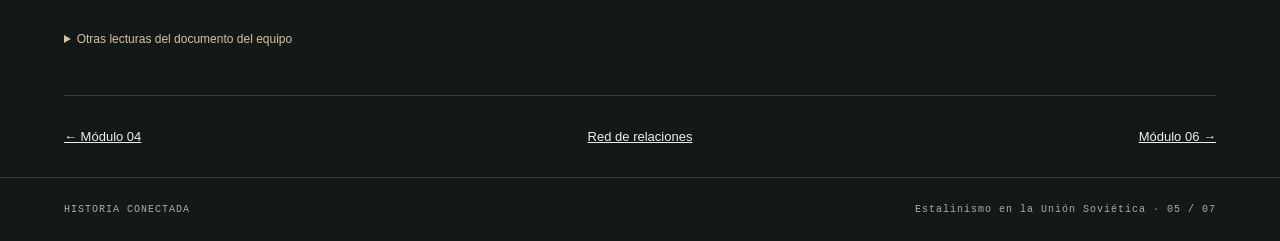
<file: modulos/05-sociedad/index.html>
<!doctype html>
<html lang="es">
	<head>
		<meta charset="utf-8" />
		<meta name="viewport" content="width=device-width, initial-scale=1" />
		<title>05 · Sociedad y vida cotidiana</title>
		<link rel="stylesheet" href="../../styles.css" />
		<link rel="stylesheet" href="estilos.css" />
		<script defer src="contenido.js"></script>
		<script defer src="script.js"></script>
	</head>
	<body>
		<header class="cabecera">
			<a class="marca" href="../../index.html">Historia de Occidente</a
			><a href="../../index.html#red">← Volver a la red</a
			><span class="archivo">MÓDULO 05 / 07</span>
		</header>
		<main class="contenedor">
			<section class="modulo-cabecera">
				<div>
					<p class="etiqueta">ESTALINISMO EN LA UNIÓN SOVIÉTICA / 05</p>
					<h1>Sociedad y vida cotidiana</h1>
					<p class="bajada">
						1928–1941 · Trabajo, educación y experiencias cotidianas
					</p>
				</div>
				<img src="../../assets/tema-05.svg" alt="" />
			</section>
			<section class="video-modulo" aria-label="Video de la parte 5">
				<div class="video-linea">
					<button
						id="ver-video"
						class="boton"
						aria-expanded="false"
						aria-controls="reproductor-modulo"
					>
						▷ Ver video del módulo
					</button>
					<p>
						Explicación del equipo · Parte 5. Abre el reproductor y pulsa
						reproducir.
					</p>
				</div>
				<div id="reproductor-modulo" hidden>
					<video
						id="video-equipo"
						controls
						playsinline
						preload="metadata"
						aria-label="Explicación del equipo, parte 5"
					>
						<source src="video.mp4" type="video/mp4" />
						Tu navegador no puede reproducir este video.
						<a href="video.mp4">Abrir video</a>.
					</video>
					<p id="estado-video" class="estado-video" role="status"></p>
					<a
						class="enlace-video"
						href="video.mp4"
						target="_blank"
						rel="noopener"
						>Abrir video por separado ↗</a
					>
				</div>
			</section>
			<section class="bloque-modulo">
				<p class="etiqueta">PREGUNTA DEL MÓDULO</p>
				<p class="pregunta-modulo">
					¿Cómo variaron las experiencias de distintos grupos sociales?
				</p>
			</section>
			<section class="bloque-modulo">
				<p class="etiqueta">EXPLORA EL TEMA</p>
				<h2>Trabajar, aprender y vivir.</h2>
				<div class="apartados">
					<div id="pestanas" aria-label="Apartados del módulo"></div>
					<article id="panel" aria-live="polite"></article>
				</div>
			</section>
			<section class="bloque-modulo">
				<p class="etiqueta">RECURSO INTERACTIVO ADICIONAL</p>
				<h2>Una sociedad, distintas perspectivas.</h2>
				<p class="descripcion">
					Compara el discurso oficial con una investigación histórica. Las
					descripciones son síntesis, no citas textuales.
				</p>
				<p class="misma-fuente" id="misma-fuente" role="status"></p>
				<div class="comparador">
					<article>
						<label
							>Fuente A<select data-fuente="0" aria-label="Fuente A"></select
						></label>
						<h4>Perspectiva y propósito</h4>
						<p data-perspectiva></p>
						<h4>Evidencia</h4>
						<p data-evidencia></p>
						<h4>Límites</h4>
						<p data-limites></p>
						<h4>Referencia</h4>
						<p data-referencia></p>
					</article>
					<article>
						<label
							>Fuente B<select data-fuente="1" aria-label="Fuente B"></select
						></label>
						<h4>Perspectiva y propósito</h4>
						<p data-perspectiva></p>
						<h4>Evidencia</h4>
						<p data-evidencia></p>
						<h4>Límites</h4>
						<p data-limites></p>
						<h4>Referencia</h4>
						<p data-referencia></p>
					</article>
				</div>
			</section>
			<section class="bloque-modulo" id="fuentes">
				<p class="etiqueta">FUENTES DEL MÓDULO</p>
				<h2>Referencias y evidencias.</h2>
				<div id="referencias"></div>
				<details class="lecturas-sociedad">
					<summary>Otras lecturas del documento del equipo</summary>
					<div id="otras-lecturas"></div>
				</details>
			</section>
			<nav class="siguiente" aria-label="Recorrido">
				<a href="../04-represion/index.html">← Módulo 04</a
				><a href="../../index.html#red">Red de relaciones</a
				><a href="../06-guerra/index.html">Módulo 06 →</a>
			</nav>
		</main>
		<footer>
			HISTORIA CONECTADA
			<span>Estalinismo en la Unión Soviética · 05 / 07</span>
		</footer>
	</body>
</html>
</file>
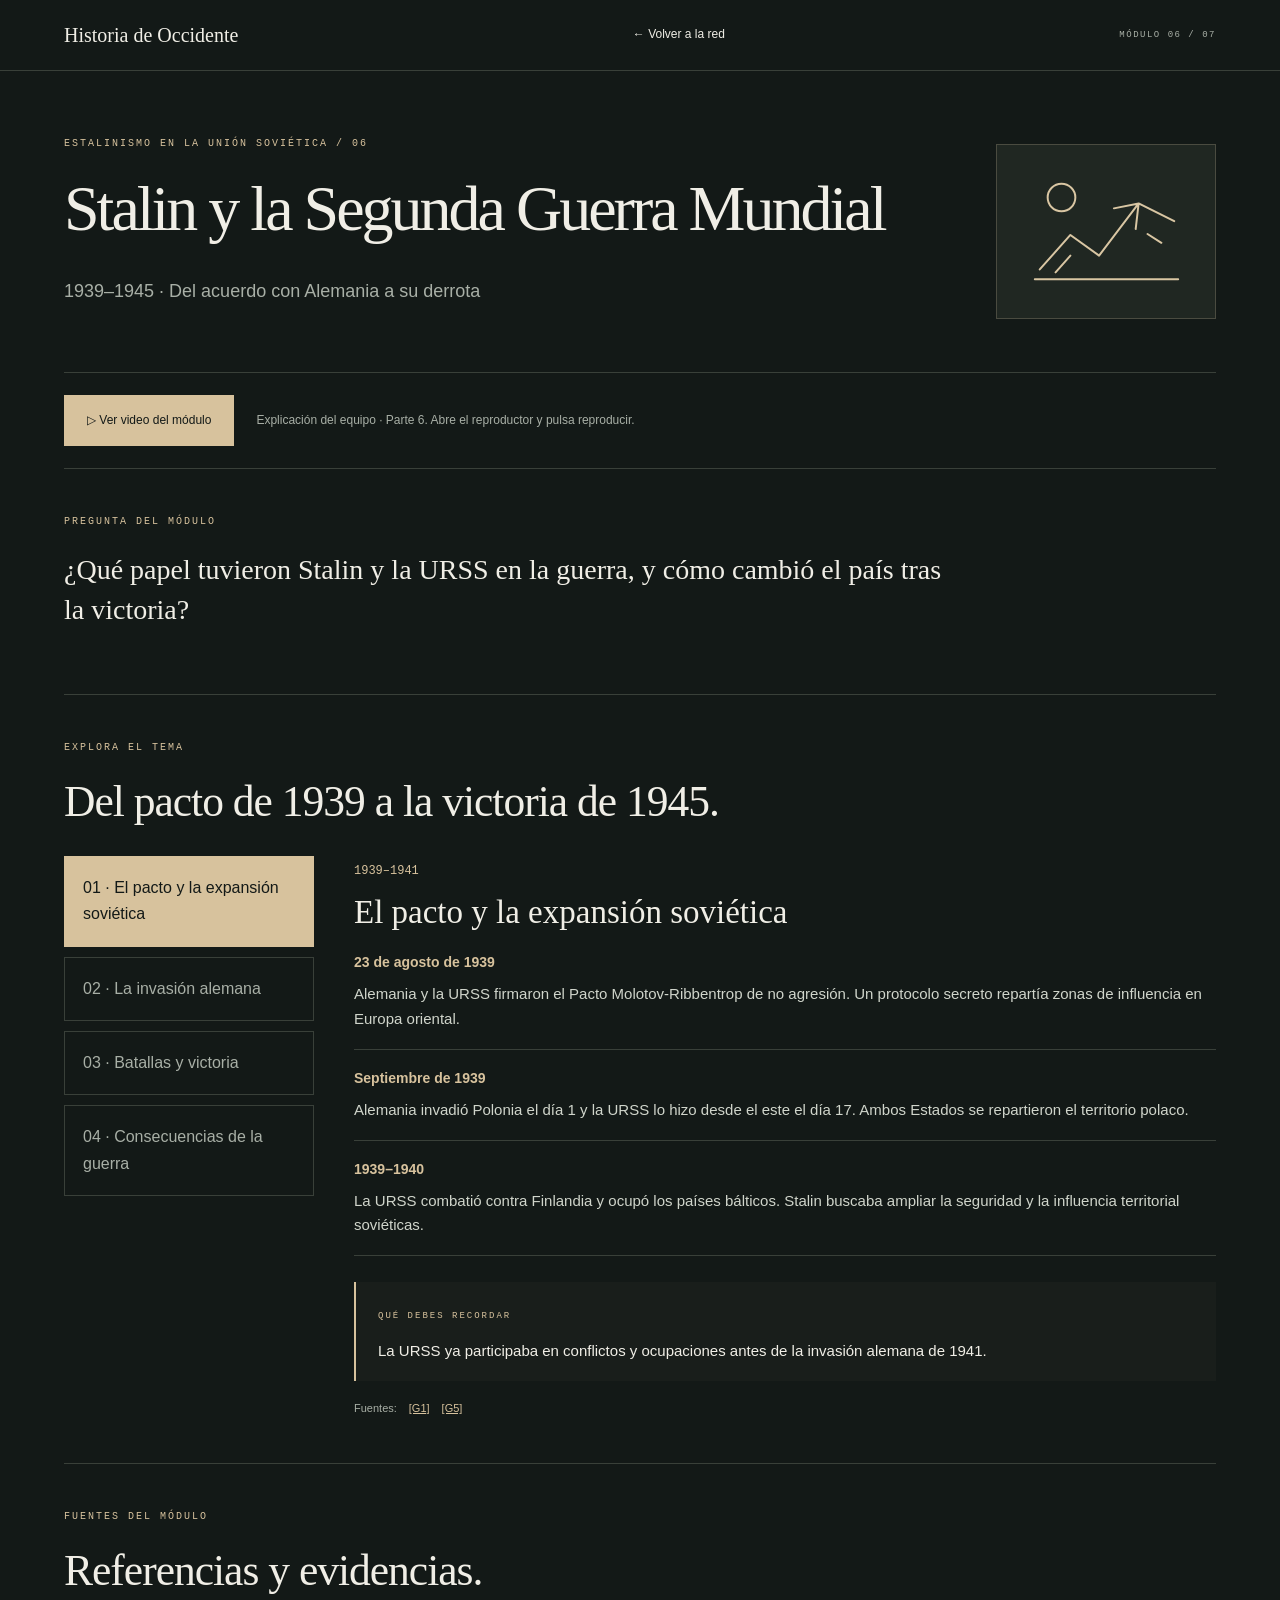
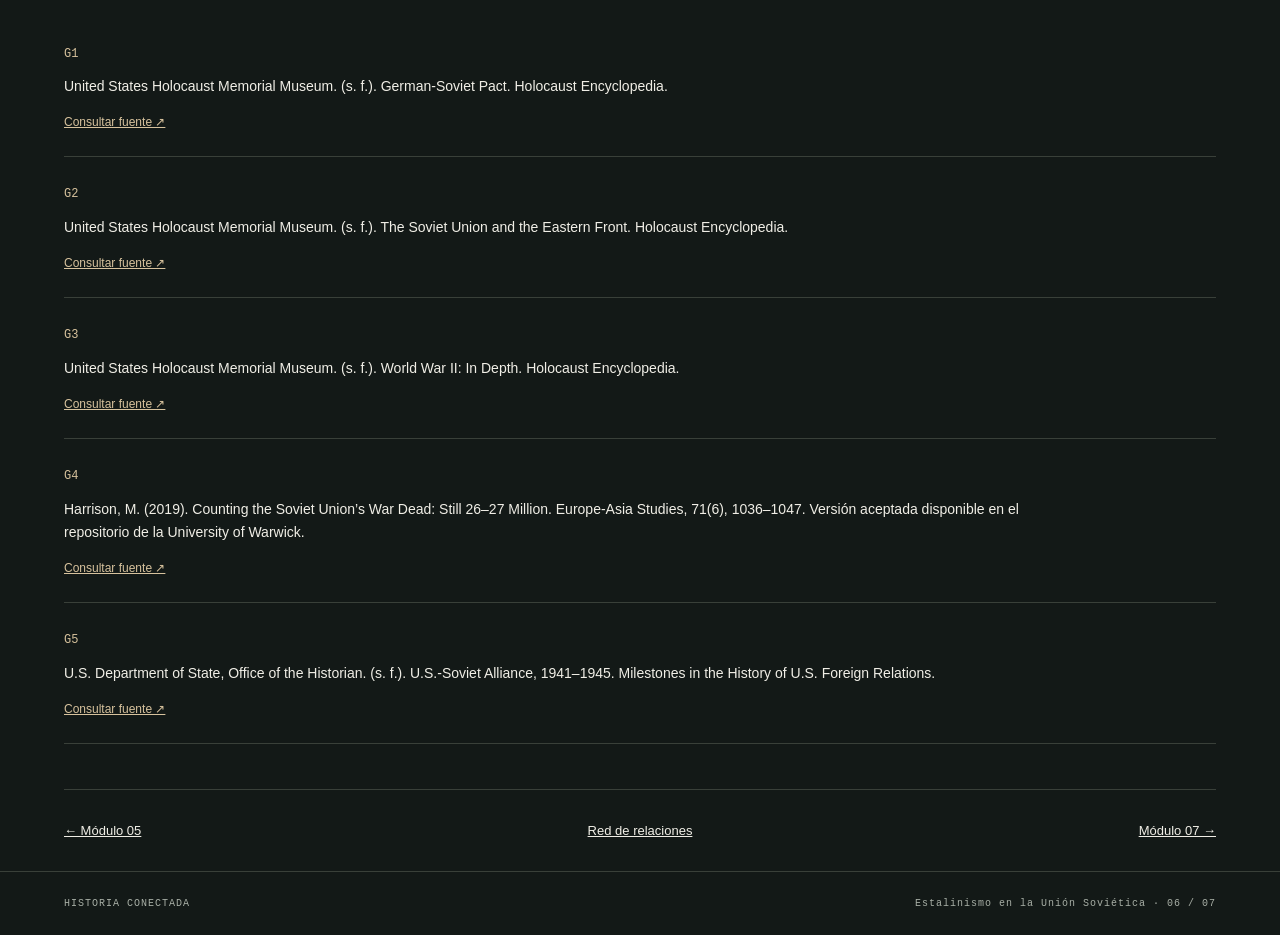
<file: modulos/06-guerra/index.html>
<!doctype html>
<html lang="es">
	<head>
		<meta charset="utf-8" />
		<meta name="viewport" content="width=device-width, initial-scale=1" />
		<title>06 · Stalin y la Segunda Guerra Mundial</title>
		<link rel="stylesheet" href="../../styles.css" />
		<link rel="stylesheet" href="estilos.css" />
		<script defer src="contenido.js"></script>
		<script defer src="script.js"></script>
	</head>
	<body>
		<header class="cabecera">
			<a class="marca" href="../../index.html">Historia de Occidente</a
			><a href="../../index.html#red">← Volver a la red</a
			><span class="archivo">MÓDULO 06 / 07</span>
		</header>
		<main class="contenedor">
			<section class="modulo-cabecera">
				<div>
					<p class="etiqueta">ESTALINISMO EN LA UNIÓN SOVIÉTICA / 06</p>
					<h1>Stalin y la Segunda Guerra Mundial</h1>
					<p class="bajada">
						1939–1945 · Del acuerdo con Alemania a su derrota
					</p>
				</div>
				<img src="../../assets/tema-06.svg" alt="" />
			</section>
			<section class="video-modulo" aria-label="Video de la parte 6">
				<div class="video-linea">
					<button
						id="ver-video"
						class="boton"
						aria-expanded="false"
						aria-controls="reproductor-modulo"
					>
						▷ Ver video del módulo
					</button>
					<p>
						Explicación del equipo · Parte 6. Abre el reproductor y pulsa
						reproducir.
					</p>
				</div>
				<div id="reproductor-modulo" hidden>
					<video
						id="video-equipo"
						controls
						playsinline
						preload="metadata"
						aria-label="Explicación del equipo, parte 6"
					>
						<source src="video.mp4" type="video/mp4" />
						Tu navegador no puede reproducir este video.
						<a href="video.mp4">Abrir video</a>.
					</video>
					<p id="estado-video" class="estado-video" role="status"></p>
					<a
						class="enlace-video"
						href="video.mp4"
						target="_blank"
						rel="noopener"
						>Abrir video por separado ↗</a
					>
				</div>
			</section>
			<section class="bloque-modulo">
				<p class="etiqueta">PREGUNTA DEL MÓDULO</p>
				<p class="pregunta-modulo">
					¿Qué papel tuvieron Stalin y la URSS en la guerra, y cómo cambió el
					país tras la victoria?
				</p>
			</section>
			<section class="bloque-modulo">
				<p class="etiqueta">EXPLORA EL TEMA</p>
				<h2>Del pacto de 1939 a la victoria de 1945.</h2>
				<div class="apartados">
					<div id="pestanas" aria-label="Apartados del módulo"></div>
					<article id="panel" aria-live="polite"></article>
				</div>
			</section>
			<section class="bloque-modulo" id="fuentes">
				<p class="etiqueta">FUENTES DEL MÓDULO</p>
				<h2>Referencias y evidencias.</h2>
				<div id="referencias"></div>
			</section>
			<nav class="siguiente" aria-label="Recorrido">
				<a href="../05-sociedad/index.html">← Módulo 05</a
				><a href="../../index.html#red">Red de relaciones</a
				><a href="../07-consecuencias/index.html">Módulo 07 →</a>
			</nav>
		</main>
		<footer>
			HISTORIA CONECTADA
			<span>Estalinismo en la Unión Soviética · 06 / 07</span>
		</footer>
	</body>
</html>
</file>
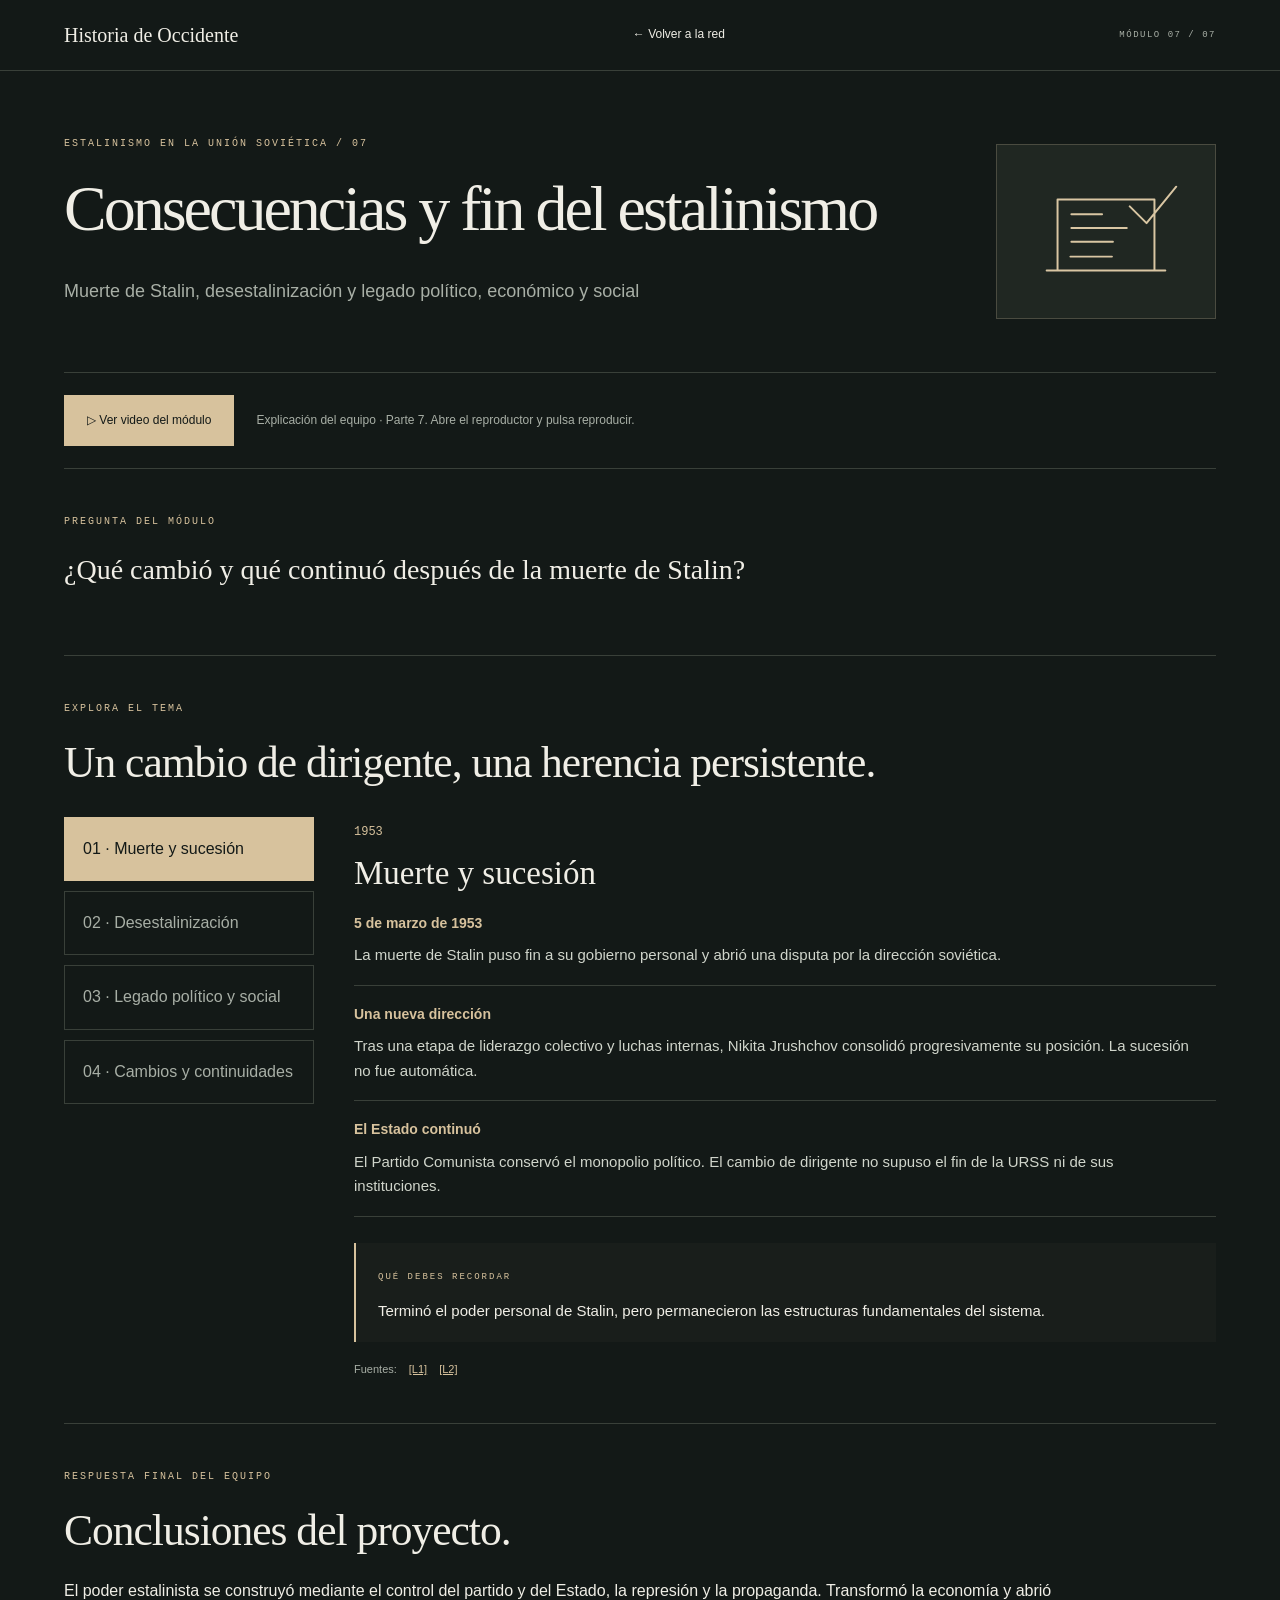
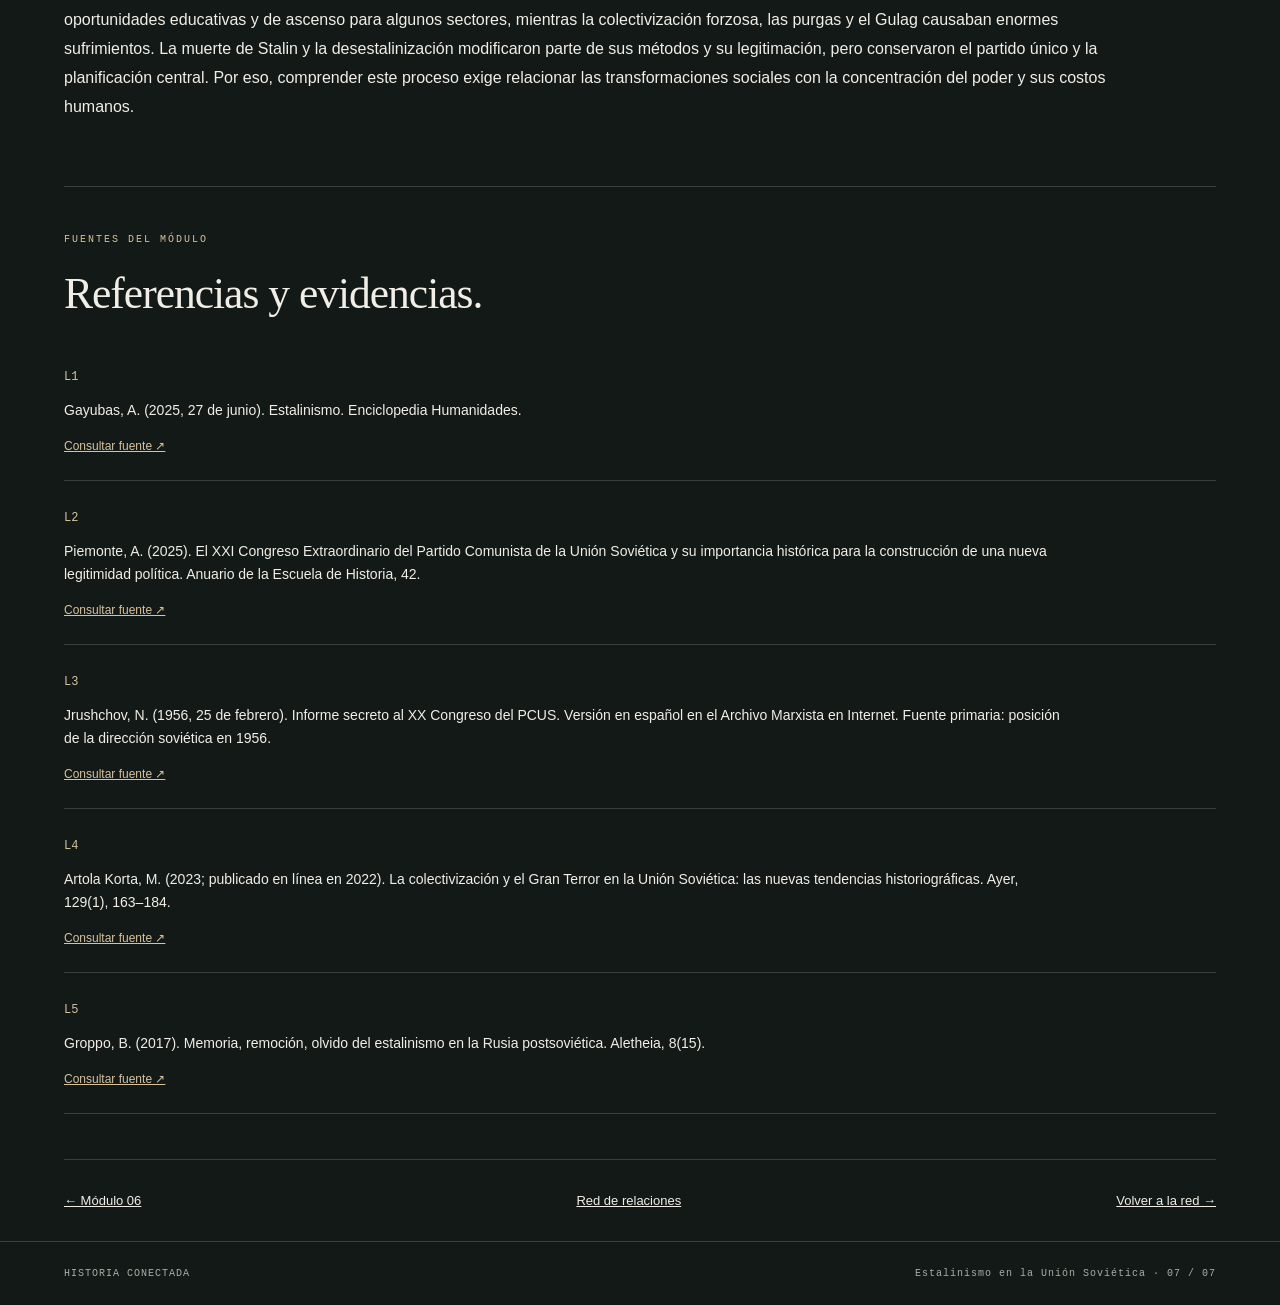
<file: modulos/07-consecuencias/index.html>
<!doctype html>
<html lang="es">
	<head>
		<meta charset="utf-8" />
		<meta name="viewport" content="width=device-width, initial-scale=1" />
		<title>07 · Consecuencias y fin del estalinismo</title>
		<link rel="stylesheet" href="../../styles.css" />
		<link rel="stylesheet" href="estilos.css" />
		<script defer src="contenido.js"></script>
		<script defer src="script.js"></script>
	</head>
	<body>
		<header class="cabecera">
			<a class="marca" href="../../index.html">Historia de Occidente</a
			><a href="../../index.html#red">← Volver a la red</a
			><span class="archivo">MÓDULO 07 / 07</span>
		</header>
		<main class="contenedor">
			<section class="modulo-cabecera">
				<div>
					<p class="etiqueta">ESTALINISMO EN LA UNIÓN SOVIÉTICA / 07</p>
					<h1>Consecuencias y fin del estalinismo</h1>
					<p class="bajada">
						Muerte de Stalin, desestalinización y legado político, económico y
						social
					</p>
				</div>
				<img src="../../assets/tema-07.svg" alt="" />
			</section>
			<section class="video-modulo" aria-label="Video de la parte 7">
				<div class="video-linea">
					<button
						id="ver-video"
						class="boton"
						aria-expanded="false"
						aria-controls="reproductor-modulo"
					>
						▷ Ver video del módulo
					</button>
					<p>
						Explicación del equipo · Parte 7. Abre el reproductor y pulsa
						reproducir.
					</p>
				</div>
				<div id="reproductor-modulo" hidden>
					<video
						id="video-equipo"
						controls
						playsinline
						preload="metadata"
						aria-label="Explicación del equipo, parte 7"
					>
						<source src="video.mp4" type="video/mp4" />
						Tu navegador no puede reproducir este video.
						<a href="video.mp4">Abrir video</a>.
					</video>
					<p id="estado-video" class="estado-video" role="status"></p>
					<a
						class="enlace-video"
						href="video.mp4"
						target="_blank"
						rel="noopener"
						>Abrir video por separado ↗</a
					>
				</div>
			</section>
			<section class="bloque-modulo">
				<p class="etiqueta">PREGUNTA DEL MÓDULO</p>
				<p class="pregunta-modulo">
					¿Qué cambió y qué continuó después de la muerte de Stalin?
				</p>
			</section>
			<section class="bloque-modulo">
				<p class="etiqueta">EXPLORA EL TEMA</p>
				<h2>Un cambio de dirigente, una herencia persistente.</h2>
				<div class="apartados">
					<div id="pestanas" aria-label="Apartados del módulo"></div>
					<article id="panel" aria-live="polite"></article>
				</div>
			</section>
			<section class="bloque-modulo">
				<p class="etiqueta">RESPUESTA FINAL DEL EQUIPO</p>
				<h2>Conclusiones del proyecto.</h2>
				<p id="conclusion"></p>
			</section>
			<section class="bloque-modulo" id="fuentes">
				<p class="etiqueta">FUENTES DEL MÓDULO</p>
				<h2>Referencias y evidencias.</h2>
				<div id="referencias"></div>
			</section>
			<nav class="siguiente" aria-label="Recorrido">
				<a href="../06-guerra/index.html">← Módulo 06</a
				><a href="../../index.html#red">Red de relaciones</a
				><a href="../../index.html#red">Volver a la red →</a>
			</nav>
		</main>
		<footer>
			HISTORIA CONECTADA
			<span>Estalinismo en la Unión Soviética · 07 / 07</span>
		</footer>
	</body>
</html>
</file>
<file: styles.css>
:root {
	--fondo: #131917;
	--texto: #f0eee6;
	--suave: #a8afa6;
	--arena: #d7c29d;
	--rojo: #a7543b;
	--borde: #394039;
}
* {
	box-sizing: border-box;
}
html {
	scroll-behavior: smooth;
	scroll-padding-top: 30px;
}
body {
	margin: 0;
	background: var(--fondo);
	color: var(--texto);
	font:
		16px/1.65 Arial,
		sans-serif;
}
a {
	color: inherit;
	text-decoration: none;
}
button,
input,
select {
	font: inherit;
}
button,
a {
	touch-action: manipulation;
}
button {
	cursor: pointer;
}
button:disabled {
	cursor: default;
	opacity: 0.55;
}
a:focus-visible,
button:focus-visible,
select:focus-visible,
[tabindex]:focus-visible {
	outline: 3px solid var(--arena);
	outline-offset: 5px;
}
.cabecera {
	display: flex;
	align-items: center;
	justify-content: space-between;
	gap: 25px;
	padding: 23px 5%;
	border-bottom: 1px solid var(--borde);
	font-size: 12px;
}
.marca {
	font:
		bold 30px Georgia,
		serif;
	display: flex;
	align-items: center;
	gap: 12px;
}
.marca span {
	font: 9px/1.5 Arial;
	letter-spacing: 2px;
	max-width: 90px;
}
.cabecera nav {
	display: flex;
	gap: 30px;
}
.cabecera a:hover {
	color: var(--arena);
}
.archivo {
	font: 9px monospace;
	letter-spacing: 1.5px;
	color: var(--suave);
}
.contenedor {
	width: 90%;
	max-width: 1440px;
	margin: auto;
}
.portada {
	padding-top: 65px;
	padding-bottom: 45px;
}
.etiqueta {
	font: 10px/1.6 monospace;
	letter-spacing: 2px;
	color: var(--arena);
	margin: 0 0 20px;
}
h1 {
	font:
		clamp(55px, 7.5vw, 112px) / 1.03 Georgia,
		serif;
	font-weight: normal;
	letter-spacing: -3px;
	margin: 24px 0 35px;
}
h1 em {
	color: var(--arena);
	font-weight: normal;
}
h2 {
	font:
		clamp(32px, 3.4vw, 50px) / 1.15 Georgia,
		serif;
	font-weight: normal;
	letter-spacing: -1px;
	margin: 0 0 22px;
}
p {
	margin: 0 0 20px;
}
.pregunta-inicio {
	display: grid;
	grid-template-columns: 170px 1fr;
	gap: 25px;
	max-width: 950px;
	align-items: start;
}
.pregunta-inicio .etiqueta {
	padding-top: 5px;
}
.pregunta-inicio p:last-child {
	font-size: 18px;
	max-width: 690px;
	color: #ced2c8;
}
.integrantes {
	margin-top: 40px;
	border-top: 1px solid var(--borde);
	padding-top: 24px;
}
.integrantes ol {
	display: grid;
	grid-template-columns: repeat(7, 1fr);
	gap: 22px;
	list-style: none;
	padding: 0;
	margin: 0;
}
.integrantes li {
	display: flex;
	align-items: center;
	gap: 12px;
}
.integrantes li > span:first-child {
	font: 10px monospace;
	color: var(--suave);
}
.linea-nombre {
	display: block;
	height: 22px;
	width: 100%;
	border-bottom: 1px solid #747d70;
}
.red-seccion {
	padding: 50px 0 32px;
	border-top: 1px solid var(--borde);
	border-bottom: 1px solid var(--borde);
	background: radial-gradient(ellipse at 50% 50%, #29332a55, transparent 70%);
}
.red-encabezado {
	display: flex;
	justify-content: space-between;
	gap: 40px;
	align-items: flex-start;
}
.descripcion {
	font-size: 14px;
	color: var(--suave);
	max-width: 600px;
}
.controles {
	display: flex;
	gap: 10px;
	justify-content: flex-end;
}
.controles button {
	width: 42px;
	height: 35px;
	color: var(--arena);
	background: transparent;
	border: 1px solid var(--borde);
}
.mapa-desplazable {
	overflow-x: auto;
	scrollbar-color: #7f8067 #202721;
	scrollbar-width: thin;
	padding: 0 5% 12px;
}
.mapa {
	width: 1620px;
	height: 610px;
	position: relative;
	margin: 10px auto;
}
.conexiones {
	position: absolute;
	width: 1620px;
	height: 610px;
	inset: 0;
}
.conexiones > path {
	stroke: #7e876c;
	stroke-width: 1.4;
	fill: none;
	transition:
		stroke 0.2s,
		stroke-width 0.2s;
}
.conexiones > path.destacada {
	stroke: #f1d8a8;
	stroke-width: 3;
}
.nodo {
	position: absolute;
	width: 230px;
	height: 250px;
	padding: 18px;
	background: #1c241f;
	border: 1px solid #4c5646;
	transition:
		background 0.2s,
		border-color 0.2s,
		transform 0.2s;
	display: block;
}
.nodo:hover,
.nodo:focus-visible {
	background: #30392c;
	border-color: var(--arena);
	transform: translateY(-4px);
}
.nodo-2 {
	background: #1b2528;
	border-color: #485a62;
}
.nodo-5 {
	background: #30291e;
	border-color: #6b5734;
}
.nodo-7 {
	background: #1c2c24;
	border-color: #3d6952;
}
.nodo-superior {
	display: flex;
	justify-content: space-between;
	font: 11px monospace;
	color: var(--arena);
}
.nodo img {
	width: 100px;
	height: 76px;
	object-fit: contain;
	margin: 4px 0 0;
}
.nodo h3 {
	font:
		21px/1.1 Georgia,
		serif;
	font-weight: normal;
	margin: 0 0 9px;
}
.nodo p {
	font-size: 10px;
	line-height: 1.5;
	color: #aeb8a7;
	margin: 0;
}
.vinculo {
	position: absolute;
	font: 8px monospace;
	letter-spacing: 1px;
	color: var(--arena);
	background: var(--fondo);
	padding: 6px 8px;
}
.v1 {
	left: 247px;
	top: 305px;
}
.v2 {
	left: 455px;
	top: 568px;
}
.v3 {
	left: 744px;
	top: 568px;
}
.v4 {
	left: 1020px;
	top: 456px;
}
.v5 {
	left: 1280px;
	top: 456px;
}
.pie-red {
	display: flex;
	justify-content: space-between;
	gap: 40px;
	border-top: 1px solid var(--borde);
	padding-top: 20px;
	margin-top: 20px;
}
.pie-red p {
	font-size: 13px;
	color: var(--arena);
	max-width: 720px;
}
.pie-red span {
	font: 9px monospace;
	white-space: nowrap;
	color: var(--suave);
	padding-top: 4px;
}
.nota-maqueta {
	font-size: 11px;
	color: #919a8d;
	margin-top: 15px;
}
.cierre-portada {
	padding: 65px 0;
}
.boton {
	padding: 15px 22px;
	background: var(--arena);
	color: var(--fondo);
	border: 1px solid var(--arena);
	font-size: 12px;
}
.enlace-boton {
	display: inline-flex;
	gap: 30px;
	align-items: center;
	margin-top: 10px;
}
footer {
	border-top: 1px solid var(--borde);
	padding: 26px 5%;
	display: flex;
	justify-content: space-between;
	gap: 25px;
	font: 10px monospace;
	letter-spacing: 1px;
	color: var(--suave);
}
footer a {
	text-decoration: underline;
}
@media (min-width: 1800px) {
	.mapa-desplazable {
		padding-left: 0;
		padding-right: 0;
	}
}
@media (max-width: 800px) {
	.archivo {
		display: none;
	}
	.cabecera {
		padding: 20px 5%;
	}
	.pregunta-inicio {
		grid-template-columns: 1fr;
		gap: 0;
	}
	.integrantes ol {
		grid-template-columns: repeat(4, 1fr);
		row-gap: 20px;
	}
	.red-encabezado {
		display: block;
	}
	.controles {
		justify-content: flex-start;
	}
	.pie-red {
		display: block;
	}
	.portada {
		padding-top: 40px;
	}
	h1 {
		letter-spacing: -2px;
	}
	footer {
		flex-wrap: wrap;
	}
	.red-seccion {
		padding-top: 35px;
	}
	.mapa {
		margin-top: 25px;
	}
}
@media (max-width: 450px) {
	.cabecera nav {
		gap: 15px;
		font-size: 10px;
	}
	.marca {
		font-size: 25px;
	}
	.marca span {
		font-size: 8px;
		max-width: 70px;
	}
	.integrantes ol {
		grid-template-columns: repeat(2, 1fr);
	}
	h1 {
		font-size: 47px;
	}
	.portada {
		padding-bottom: 30px;
	}
	.pregunta-inicio p:last-child {
		font-size: 16px;
	}
}
@media (prefers-reduced-motion: reduce) {
	html {
		scroll-behavior: auto;
	}
	* {
		transition: none !important;
	}
}

.nombre-integrante {
	font-size: 13px;
	line-height: 1.5;
	display: block;
}
.integrantes li {
	align-items: flex-start;
}
.integrantes li > span:first-child {
	padding-top: 4px;
}
@media (max-width: 1050px) {
	.integrantes ol {
		grid-template-columns: repeat(4, 1fr);
	}
}
@media (max-width: 600px) {
	.integrantes ol {
		grid-template-columns: repeat(2, 1fr);
	}
}

.cabecera .marca {
	font:
		20px/1.2 Georgia,
		serif;
	max-width: 220px;
}
@media (max-width: 600px) {
	.cabecera .marca {
		font-size: 17px;
		max-width: 145px;
	}
}
</file>
<file: modulos/01-contexto/estilos.css>
.modulo-cabecera {
	display: grid;
	grid-template-columns: 1fr 220px;
	gap: 50px;
	align-items: center;
	padding: 65px 0 45px;
}
.modulo-cabecera h1 {
	font-size: clamp(42px, 5vw, 72px);
	max-width: 1000px;
}
.modulo-cabecera img {
	width: 100%;
	padding: 20px;
	background: #202722;
	border: 1px solid #4a4b40;
}
.bajada {
	color: var(--suave);
	max-width: 680px;
	font-size: 18px;
}
.video-linea {
	display: flex;
	align-items: center;
	gap: 22px;
	border-top: 1px solid var(--borde);
	border-bottom: 1px solid var(--borde);
	padding: 22px 0;
}
.video-linea p {
	font-size: 12px;
	color: var(--suave);
	margin: 0;
	max-width: 420px;
}
.video-linea button {
	white-space: nowrap;
}
.bloque-modulo {
	padding: 45px 0;
	border-bottom: 1px solid var(--borde);
}
.pregunta-modulo {
	font:
		28px/1.4 Georgia,
		serif;
	max-width: 880px;
}
.apartados {
	display: grid;
	grid-template-columns: 270px 1fr;
	gap: 50px;
	margin-top: 30px;
}
#pestanas {
	display: flex;
	flex-direction: column;
	gap: 10px;
}
#pestanas button {
	background: transparent;
	color: var(--suave);
	border: 1px solid var(--borde);
	padding: 18px;
	text-align: left;
}
#pestanas button.activo {
	background: var(--arena);
	color: var(--fondo);
	border-color: var(--arena);
}
#panel {
	min-height: 230px;
}
.numero-panel {
	font: 12px monospace;
	color: var(--arena);
}
#panel h3 {
	font:
		33px Georgia,
		serif;
	margin: 12px 0 20px;
}
.cita {
	color: var(--suave);
	font-size: 12px;
	margin-top: 24px;
}
.pendiente {
	color: var(--suave);
	padding: 22px;
	border: 1px dashed var(--borde);
	white-space: pre-wrap;
}
.comparador {
	display: grid;
	grid-template-columns: 1fr 1fr;
	gap: 24px;
}
.comparador article {
	padding: 25px;
	border: 1px solid var(--borde);
}
.comparador select {
	display: block;
	width: 100%;
	margin: 15px 0 25px;
	padding: 12px;
	background: var(--fondo);
	color: var(--texto);
	border: 1px solid var(--borde);
}
.comparador h4 {
	font: 10px monospace;
	letter-spacing: 1px;
	text-transform: uppercase;
	color: var(--arena);
	margin-top: 25px;
}
.comparador p {
	font-size: 14px;
	color: var(--suave);
}
.siguiente {
	display: flex;
	justify-content: space-between;
	gap: 20px;
	padding: 30px 0;
	font-size: 13px;
}
.siguiente a {
	text-decoration: underline;
}
#referencias,
#respuesta,
#conclusion {
	white-space: pre-wrap;
}
@media (max-width: 700px) {
	.modulo-cabecera {
		grid-template-columns: 1fr;
		padding-top: 40px;
		gap: 20px;
	}
	.modulo-cabecera img {
		width: 160px;
		grid-row: 1;
	}
	.apartados,
	.comparador {
		grid-template-columns: 1fr;
		gap: 25px;
	}
	.video-linea {
		align-items: flex-start;
		flex-direction: column;
	}
	#pestanas {
		flex-direction: row;
		overflow: auto;
	}
	#pestanas button {
		min-width: 160px;
	}
	.siguiente {
		flex-wrap: wrap;
	}
}

.apartados {
	grid-template-columns: 250px minmax(0, 1fr);
	gap: 40px;
}
#panel h3 {
	margin-top: 10px;
	max-width: 700px;
}
.punto-contexto {
	padding: 14px 0;
	border-bottom: 1px solid var(--borde);
}
.punto-contexto:first-child {
	padding-top: 0;
}
.punto-contexto h4 {
	font-size: 14px;
	color: var(--arena);
	margin: 0 0 7px;
}
.punto-contexto p {
	font-size: 15px;
	line-height: 1.65;
	color: #d0d5cb;
	margin: 0;
	max-width: 850px;
}
.idea-clave {
	border-left: 2px solid var(--arena);
	padding: 18px 22px;
	background: #d7c29d08;
	margin-top: 26px;
}
.idea-clave .etiqueta {
	font-size: 9px;
}
.idea-clave p {
	margin: 10px 0 0;
	font-size: 15px;
}
.citas-apartado {
	display: flex;
	gap: 12px;
	font-size: 11px;
	color: var(--suave);
	margin-top: 18px;
}
.citas-apartado a {
	color: var(--arena);
	text-decoration: underline;
}
.instruccion-personajes {
	font-size: 12px;
	color: var(--suave);
}
.personajes {
	display: grid;
	grid-template-columns: repeat(4, minmax(0, 1fr));
	gap: 14px;
	align-items: start;
}
.personaje {
	border: 1px solid var(--borde);
	background: #1c231e;
	min-width: 0;
}
.personaje > img {
	width: 100%;
	aspect-ratio: 3/3.6;
	object-fit: cover;
	object-position: center 20%;
	display: block;
	filter: grayscale(1);
	border-bottom: 1px solid var(--borde);
}
.personaje-cabecera {
	padding: 16px 12px 0;
}
.rol-personaje {
	font: 8px/1.5 monospace;
	letter-spacing: 1px;
	color: var(--arena);
	display: block;
	min-height: 24px;
}
.personaje h4 {
	font:
		22px/1.15 Georgia,
		serif;
	margin: 10px 0 7px;
}
.personaje-cabecera > p {
	font: 10px monospace;
	color: var(--suave);
	margin: 0;
}
.ver-aporte {
	background: transparent;
	border: 0;
	border-top: 1px solid var(--borde);
	color: var(--arena);
	font-size: 11px;
	padding: 12px;
	text-align: left;
	width: 100%;
	margin-top: 15px;
}
.personaje-detalle {
	padding: 0 12px 15px;
}
.personaje-detalle p {
	font-size: 12px;
	line-height: 1.65;
	margin: 0 0 12px;
}
.personaje-detalle .clave-personaje {
	color: var(--arena);
	border-top: 1px solid var(--borde);
	padding-top: 12px;
	font-size: 11px;
	margin: 0;
}
.personaje.abierta {
	border-color: var(--arena);
}
.referencia {
	padding: 22px 0;
	border-bottom: 1px solid var(--borde);
	scroll-margin-top: 30px;
}
.referencia p {
	margin: 8px 0 12px;
	max-width: 1000px;
	font-size: 14px;
}
.referencia .uso-fuente {
	color: var(--suave);
	font-size: 12px;
}
.referencia a,
.creditos a {
	font-size: 12px;
	color: var(--arena);
	text-decoration: underline;
}
.creditos {
	margin-top: 30px;
	font-size: 12px;
	color: var(--suave);
}
.creditos summary {
	cursor: pointer;
	color: var(--arena);
}
.creditos p {
	font-size: 11px;
	margin: 15px 0;
}
#referencias {
	white-space: normal;
}
#respuesta {
	max-width: 1000px;
	font-size: 16px;
}
@media (max-width: 1100px) {
	.personajes {
		grid-template-columns: repeat(2, minmax(0, 1fr));
	}
	.personaje > img {
		aspect-ratio: 4/3;
		object-position: center 25%;
	}
}
@media (max-width: 700px) {
	.apartados {
		grid-template-columns: 1fr;
		gap: 28px;
	}
	.punto-contexto p {
		font-size: 14px;
	}
	.personaje h4 {
		font-size: 22px;
	}
	.idea-clave {
		padding: 15px;
	}
	.modulo-cabecera h1 {
		font-size: 44px;
	}
	.personaje > img {
		aspect-ratio: 3/4;
	}
	.modulo-cabecera img {
		display: none;
	}
}

#reproductor-modulo {
	padding: 24px 0 30px;
	border-bottom: 1px solid var(--borde);
}
#reproductor-modulo[hidden] {
	display: none;
}
#video-equipo {
	display: block;
	width: 100%;
	max-height: 75vh;
	background: #080b09;
	margin: 0 auto 15px;
}
.estado-video {
	font-size: 12px;
	color: var(--arena);
}
.estado-video:empty {
	display: none;
}
.enlace-video {
	font-size: 12px;
	color: var(--arena);
	text-decoration: underline;
}
</file>
<file: modulos/02-gobierno/estilos.css>
.modulo-cabecera {
	display: grid;
	grid-template-columns: 1fr 220px;
	gap: 50px;
	align-items: center;
	padding: 65px 0 45px;
}
.modulo-cabecera h1 {
	font-size: clamp(42px, 5vw, 72px);
	max-width: 1000px;
}
.modulo-cabecera img {
	width: 100%;
	padding: 20px;
	background: #202722;
	border: 1px solid #4a4b40;
}
.bajada {
	color: var(--suave);
	max-width: 680px;
	font-size: 18px;
}
.video-linea {
	display: flex;
	align-items: center;
	gap: 22px;
	border-top: 1px solid var(--borde);
	border-bottom: 1px solid var(--borde);
	padding: 22px 0;
}
.video-linea p {
	font-size: 12px;
	color: var(--suave);
	margin: 0;
	max-width: 420px;
}
.video-linea button {
	white-space: nowrap;
}
.bloque-modulo {
	padding: 45px 0;
	border-bottom: 1px solid var(--borde);
}
.pregunta-modulo {
	font:
		28px/1.4 Georgia,
		serif;
	max-width: 880px;
}
.apartados {
	display: grid;
	grid-template-columns: 270px 1fr;
	gap: 50px;
	margin-top: 30px;
}
#pestanas {
	display: flex;
	flex-direction: column;
	gap: 10px;
}
#pestanas button {
	background: transparent;
	color: var(--suave);
	border: 1px solid var(--borde);
	padding: 18px;
	text-align: left;
}
#pestanas button.activo {
	background: var(--arena);
	color: var(--fondo);
	border-color: var(--arena);
}
#panel {
	min-height: 230px;
}
.numero-panel {
	font: 12px monospace;
	color: var(--arena);
}
#panel h3 {
	font:
		33px Georgia,
		serif;
	margin: 12px 0 20px;
}
.cita {
	color: var(--suave);
	font-size: 12px;
	margin-top: 24px;
}
.pendiente {
	color: var(--suave);
	padding: 22px;
	border: 1px dashed var(--borde);
	white-space: pre-wrap;
}
.comparador {
	display: grid;
	grid-template-columns: 1fr 1fr;
	gap: 24px;
}
.comparador article {
	padding: 25px;
	border: 1px solid var(--borde);
}
.comparador select {
	display: block;
	width: 100%;
	margin: 15px 0 25px;
	padding: 12px;
	background: var(--fondo);
	color: var(--texto);
	border: 1px solid var(--borde);
}
.comparador h4 {
	font: 10px monospace;
	letter-spacing: 1px;
	text-transform: uppercase;
	color: var(--arena);
	margin-top: 25px;
}
.comparador p {
	font-size: 14px;
	color: var(--suave);
}
.siguiente {
	display: flex;
	justify-content: space-between;
	gap: 20px;
	padding: 30px 0;
	font-size: 13px;
}
.siguiente a {
	text-decoration: underline;
}
#referencias,
#respuesta,
#conclusion {
	white-space: pre-wrap;
}
@media (max-width: 700px) {
	.modulo-cabecera {
		grid-template-columns: 1fr;
		padding-top: 40px;
		gap: 20px;
	}
	.modulo-cabecera img {
		width: 160px;
		grid-row: 1;
	}
	.apartados,
	.comparador {
		grid-template-columns: 1fr;
		gap: 25px;
	}
	.video-linea {
		align-items: flex-start;
		flex-direction: column;
	}
	#pestanas {
		flex-direction: row;
		overflow: auto;
	}
	#pestanas button {
		min-width: 160px;
	}
	.siguiente {
		flex-wrap: wrap;
	}
}

.apartados {
	grid-template-columns: 250px minmax(0, 1fr);
	gap: 40px;
}
.punto-gobierno {
	padding: 17px 0;
	border-bottom: 1px solid var(--borde);
}
.punto-gobierno:first-of-type {
	padding-top: 0;
}
.punto-gobierno h4 {
	font-size: 14px;
	color: var(--arena);
	margin: 0 0 8px;
}
.punto-gobierno p {
	font-size: 15px;
	margin: 0;
	max-width: 850px;
	color: #d0d5cb;
}
.idea-gobierno {
	margin-top: 26px;
	padding: 18px 22px;
	border-left: 2px solid var(--arena);
	background: #d7c29d08;
}
.idea-gobierno .etiqueta {
	font-size: 9px;
}
.idea-gobierno p {
	font-size: 15px;
	margin: 12px 0 0;
}
.citas-gobierno {
	display: flex;
	gap: 12px;
	font-size: 11px;
	color: var(--suave);
	margin-top: 18px;
}
.citas-gobierno a {
	color: var(--arena);
	text-decoration: underline;
}
.instruccion {
	font-size: 12px;
	color: var(--suave);
}
.contraste-botones {
	display: grid;
	grid-template-columns: repeat(2, 1fr);
	gap: 10px;
}
.contraste-botones button {
	background: transparent;
	color: var(--texto);
	border: 1px solid var(--borde);
	padding: 14px 8px;
	font-size: 12px;
}
.contraste-botones button.seleccionada {
	background: var(--arena);
	color: var(--fondo);
	border-color: var(--arena);
}
.ficha-contraste {
	padding: 28px;
	border: 1px solid var(--borde);
	border-top: 0;
	min-height: 240px;
}
.ficha-contraste h4 {
	font:
		30px Georgia,
		serif;
	margin: 10px 0 18px;
}
.ficha-contraste p {
	font-size: 15px;
}
.ficha-contraste .detalle {
	font-size: 13px;
	color: var(--arena);
	margin: 0;
}
.referencia-gobierno {
	border-bottom: 1px solid var(--borde);
	padding: 22px 0;
	scroll-margin-top: 30px;
}
.referencia-gobierno p {
	font-size: 14px;
	max-width: 1000px;
	margin: 10px 0;
}
.referencia-gobierno a {
	font-size: 12px;
	color: var(--arena);
	text-decoration: underline;
}
#referencias {
	white-space: normal;
}
@media (max-width: 700px) {
	.apartados {
		grid-template-columns: 1fr;
		gap: 28px;
	}
	.contraste-botones {
		grid-template-columns: 1fr 1fr;
	}
	.punto-gobierno p,
	.ficha-contraste p {
		font-size: 14px;
	}
	.ficha-contraste {
		padding: 20px;
	}
	.modulo-cabecera img {
		display: none;
	}
}

.interpretaciones {
	margin-top: 28px;
	color: var(--suave);
	font-size: 13px;
}
.interpretaciones summary {
	cursor: pointer;
	color: var(--arena);
}
.interpretaciones h4 {
	margin: 22px 0 8px;
	color: var(--texto);
}

#reproductor-modulo {
	padding: 24px 0 30px;
	border-bottom: 1px solid var(--borde);
}
#reproductor-modulo[hidden] {
	display: none;
}
#video-equipo {
	display: block;
	width: 100%;
	max-height: 75vh;
	background: #080b09;
	margin: 0 auto 15px;
}
.estado-video {
	font-size: 12px;
	color: var(--arena);
}
.estado-video:empty {
	display: none;
}
.enlace-video {
	font-size: 12px;
	color: var(--arena);
	text-decoration: underline;
}
</file>
<file: modulos/03-economia/estilos.css>
.modulo-cabecera {
	display: grid;
	grid-template-columns: 1fr 220px;
	gap: 50px;
	align-items: center;
	padding: 65px 0 45px;
}
.modulo-cabecera h1 {
	font-size: clamp(42px, 5vw, 72px);
	max-width: 1000px;
}
.modulo-cabecera img {
	width: 100%;
	padding: 20px;
	background: #202722;
	border: 1px solid #4a4b40;
}
.bajada {
	color: var(--suave);
	max-width: 680px;
	font-size: 18px;
}
.video-linea {
	display: flex;
	align-items: center;
	gap: 22px;
	border-top: 1px solid var(--borde);
	border-bottom: 1px solid var(--borde);
	padding: 22px 0;
}
.video-linea p {
	font-size: 12px;
	color: var(--suave);
	margin: 0;
	max-width: 420px;
}
.video-linea button {
	white-space: nowrap;
}
.bloque-modulo {
	padding: 45px 0;
	border-bottom: 1px solid var(--borde);
}
.pregunta-modulo {
	font:
		28px/1.4 Georgia,
		serif;
	max-width: 880px;
}
.apartados {
	display: grid;
	grid-template-columns: 270px 1fr;
	gap: 50px;
	margin-top: 30px;
}
#pestanas {
	display: flex;
	flex-direction: column;
	gap: 10px;
}
#pestanas button {
	background: transparent;
	color: var(--suave);
	border: 1px solid var(--borde);
	padding: 18px;
	text-align: left;
}
#pestanas button.activo {
	background: var(--arena);
	color: var(--fondo);
	border-color: var(--arena);
}
#panel {
	min-height: 230px;
}
.numero-panel {
	font: 12px monospace;
	color: var(--arena);
}
#panel h3 {
	font:
		33px Georgia,
		serif;
	margin: 12px 0 20px;
}
.cita {
	color: var(--suave);
	font-size: 12px;
	margin-top: 24px;
}
.pendiente {
	color: var(--suave);
	padding: 22px;
	border: 1px dashed var(--borde);
	white-space: pre-wrap;
}
.comparador {
	display: grid;
	grid-template-columns: 1fr 1fr;
	gap: 24px;
}
.comparador article {
	padding: 25px;
	border: 1px solid var(--borde);
}
.comparador select {
	display: block;
	width: 100%;
	margin: 15px 0 25px;
	padding: 12px;
	background: var(--fondo);
	color: var(--texto);
	border: 1px solid var(--borde);
}
.comparador h4 {
	font: 10px monospace;
	letter-spacing: 1px;
	text-transform: uppercase;
	color: var(--arena);
	margin-top: 25px;
}
.comparador p {
	font-size: 14px;
	color: var(--suave);
}
.siguiente {
	display: flex;
	justify-content: space-between;
	gap: 20px;
	padding: 30px 0;
	font-size: 13px;
}
.siguiente a {
	text-decoration: underline;
}
#referencias,
#respuesta,
#conclusion {
	white-space: pre-wrap;
}
@media (max-width: 700px) {
	.modulo-cabecera {
		grid-template-columns: 1fr;
		padding-top: 40px;
		gap: 20px;
	}
	.modulo-cabecera img {
		width: 160px;
		grid-row: 1;
	}
	.apartados,
	.comparador {
		grid-template-columns: 1fr;
		gap: 25px;
	}
	.video-linea {
		align-items: flex-start;
		flex-direction: column;
	}
	#pestanas {
		flex-direction: row;
		overflow: auto;
	}
	#pestanas button {
		min-width: 160px;
	}
	.siguiente {
		flex-wrap: wrap;
	}
}

.apartados {
	grid-template-columns: 250px minmax(0, 1fr);
	gap: 40px;
}
.punto-economia {
	padding: 17px 0;
	border-bottom: 1px solid var(--borde);
}
.punto-economia:first-of-type {
	padding-top: 0;
}
.punto-economia h4 {
	font-size: 14px;
	color: var(--arena);
	margin: 0 0 8px;
}
.punto-economia p {
	font-size: 15px;
	margin: 0;
	max-width: 850px;
	color: #d0d5cb;
}
.idea-economia {
	margin-top: 26px;
	padding: 18px 22px;
	border-left: 2px solid var(--arena);
	background: #d7c29d08;
}
.idea-economia .etiqueta {
	font-size: 9px;
}
.idea-economia p {
	font-size: 15px;
	margin: 12px 0 0;
}
.citas-economia {
	display: flex;
	gap: 12px;
	font-size: 11px;
	color: var(--suave);
	margin-top: 18px;
}
.citas-economia a {
	color: var(--arena);
	text-decoration: underline;
}
.instruccion {
	font-size: 12px;
	color: var(--suave);
}
.relaciones {
	display: grid;
	grid-template-columns: repeat(3, 1fr);
	gap: 10px;
}
.relaciones button {
	background: transparent;
	color: var(--texto);
	border: 1px solid var(--borde);
	padding: 14px 8px;
	font-size: 12px;
}
.relaciones button.seleccionada {
	background: var(--arena);
	color: var(--fondo);
	border-color: var(--arena);
}
.ficha-relacion {
	padding: 28px;
	border: 1px solid var(--borde);
	border-top: 0;
	min-height: 240px;
}
.ficha-relacion h4 {
	font:
		30px Georgia,
		serif;
	margin: 10px 0 18px;
}
.ficha-relacion p {
	font-size: 15px;
}
.ficha-relacion .importancia {
	font-size: 13px;
	color: var(--arena);
	margin: 0;
}
.referencia-economia {
	border-bottom: 1px solid var(--borde);
	padding: 22px 0;
	scroll-margin-top: 30px;
}
.referencia-economia p {
	font-size: 14px;
	max-width: 1000px;
	margin: 10px 0;
}
.referencia-economia a {
	font-size: 12px;
	color: var(--arena);
	text-decoration: underline;
}
#referencias {
	white-space: normal;
}
@media (max-width: 700px) {
	.apartados {
		grid-template-columns: 1fr;
		gap: 28px;
	}
	.relaciones {
		grid-template-columns: 1fr 1fr;
	}
	.punto-economia p,
	.ficha-relacion p {
		font-size: 14px;
	}
	.ficha-relacion {
		padding: 20px;
	}
	.modulo-cabecera img {
		display: none;
	}
}

.nota-bibliografica {
	margin-top: 28px;
	font-size: 12px;
	color: var(--suave);
}
.nota-bibliografica summary {
	cursor: pointer;
	color: var(--arena);
}
.nota-bibliografica p {
	margin-top: 15px;
}

#reproductor-modulo {
	padding: 24px 0 30px;
	border-bottom: 1px solid var(--borde);
}
#reproductor-modulo[hidden] {
	display: none;
}
#video-equipo {
	display: block;
	width: 100%;
	max-height: 75vh;
	background: #080b09;
	margin: 0 auto 15px;
}
.estado-video {
	font-size: 12px;
	color: var(--arena);
}
.estado-video:empty {
	display: none;
}
.enlace-video {
	font-size: 12px;
	color: var(--arena);
	text-decoration: underline;
}
</file>
<file: modulos/04-represion/estilos.css>
.modulo-cabecera {
	display: grid;
	grid-template-columns: 1fr 220px;
	gap: 50px;
	align-items: center;
	padding: 65px 0 45px;
}
.modulo-cabecera h1 {
	font-size: clamp(42px, 5vw, 72px);
	max-width: 1000px;
}
.modulo-cabecera img {
	width: 100%;
	padding: 20px;
	background: #202722;
	border: 1px solid #4a4b40;
}
.bajada {
	color: var(--suave);
	max-width: 680px;
	font-size: 18px;
}
.video-linea {
	display: flex;
	align-items: center;
	gap: 22px;
	border-top: 1px solid var(--borde);
	border-bottom: 1px solid var(--borde);
	padding: 22px 0;
}
.video-linea p {
	font-size: 12px;
	color: var(--suave);
	margin: 0;
	max-width: 420px;
}
.video-linea button {
	white-space: nowrap;
}
.bloque-modulo {
	padding: 45px 0;
	border-bottom: 1px solid var(--borde);
}
.pregunta-modulo {
	font:
		28px/1.4 Georgia,
		serif;
	max-width: 880px;
}
.apartados {
	display: grid;
	grid-template-columns: 270px 1fr;
	gap: 50px;
	margin-top: 30px;
}
#pestanas {
	display: flex;
	flex-direction: column;
	gap: 10px;
}
#pestanas button {
	background: transparent;
	color: var(--suave);
	border: 1px solid var(--borde);
	padding: 18px;
	text-align: left;
}
#pestanas button.activo {
	background: var(--arena);
	color: var(--fondo);
	border-color: var(--arena);
}
#panel {
	min-height: 230px;
}
.numero-panel {
	font: 12px monospace;
	color: var(--arena);
}
#panel h3 {
	font:
		33px Georgia,
		serif;
	margin: 12px 0 20px;
}
.cita {
	color: var(--suave);
	font-size: 12px;
	margin-top: 24px;
}
.pendiente {
	color: var(--suave);
	padding: 22px;
	border: 1px dashed var(--borde);
	white-space: pre-wrap;
}
.comparador {
	display: grid;
	grid-template-columns: 1fr 1fr;
	gap: 24px;
}
.comparador article {
	padding: 25px;
	border: 1px solid var(--borde);
}
.comparador select {
	display: block;
	width: 100%;
	margin: 15px 0 25px;
	padding: 12px;
	background: var(--fondo);
	color: var(--texto);
	border: 1px solid var(--borde);
}
.comparador h4 {
	font: 10px monospace;
	letter-spacing: 1px;
	text-transform: uppercase;
	color: var(--arena);
	margin-top: 25px;
}
.comparador p {
	font-size: 14px;
	color: var(--suave);
}
.siguiente {
	display: flex;
	justify-content: space-between;
	gap: 20px;
	padding: 30px 0;
	font-size: 13px;
}
.siguiente a {
	text-decoration: underline;
}
#referencias,
#respuesta,
#conclusion {
	white-space: pre-wrap;
}
@media (max-width: 700px) {
	.modulo-cabecera {
		grid-template-columns: 1fr;
		padding-top: 40px;
		gap: 20px;
	}
	.modulo-cabecera img {
		width: 160px;
		grid-row: 1;
	}
	.apartados,
	.comparador {
		grid-template-columns: 1fr;
		gap: 25px;
	}
	.video-linea {
		align-items: flex-start;
		flex-direction: column;
	}
	#pestanas {
		flex-direction: row;
		overflow: auto;
	}
	#pestanas button {
		min-width: 160px;
	}
	.siguiente {
		flex-wrap: wrap;
	}
}

.apartados {
	grid-template-columns: 250px minmax(0, 1fr);
	gap: 40px;
}
.introduccion {
	font-size: 15px;
	color: var(--suave);
	max-width: 850px;
}
.control-interactivo {
	display: grid;
	grid-template-columns: 200px 1fr;
	gap: 24px;
	margin-top: 25px;
}
.mecanismos {
	display: flex;
	flex-direction: column;
	gap: 10px;
}
.mecanismos button {
	background: transparent;
	border: 1px solid var(--borde);
	color: var(--texto);
	font-size: 12px;
	padding: 16px;
	text-align: left;
}
.mecanismos button.elegido {
	border-color: var(--arena);
	background: #d7c29d14;
	color: var(--arena);
}
.efecto-mecanismo {
	border: 1px solid var(--borde);
	padding: 24px;
}
.efecto-mecanismo h4 {
	font:
		27px/1.2 Georgia,
		serif;
	margin: 10px 0 20px;
}
.efecto-mecanismo p {
	font-size: 14px;
}
.efecto-mecanismo .efecto {
	border-left: 2px solid var(--arena);
	padding-left: 16px;
	margin-top: 12px;
	color: var(--arena);
}
.citas {
	display: flex;
	gap: 12px;
	font-size: 11px;
	margin-top: 16px;
}
.citas a {
	color: var(--arena);
	text-decoration: underline;
}
.punto {
	border-bottom: 1px solid var(--borde);
	padding: 18px 0;
}
.punto h4 {
	font-size: 16px;
	color: var(--arena);
	margin: 0 0 10px;
}
.punto p {
	font-size: 14px;
	margin: 0;
}
.caso {
	border-top: 1px solid var(--borde);
	padding: 0;
}
.caso:last-child {
	border-bottom: 1px solid var(--borde);
}
.caso summary {
	display: flex;
	gap: 20px;
	align-items: baseline;
	cursor: pointer;
	padding: 20px 25px 20px 0;
	font:
		21px/1.4 Georgia,
		serif;
	position: relative;
	list-style: none;
}
.caso summary::-webkit-details-marker {
	display: none;
}
.caso summary::after {
	content: "+";
	position: absolute;
	right: 0;
	color: var(--arena);
}
.caso[open] summary::after {
	content: "−";
}
.fecha {
	font: 11px monospace;
	color: var(--arena);
	min-width: 90px;
}
.caso > p {
	font-size: 14px;
	max-width: 850px;
}
.relacion-caso {
	background: #d7c29d09;
	padding: 15px;
	color: var(--arena);
	font-size: 12px !important;
}
.caso .citas {
	margin-bottom: 22px;
}
.cifra {
	padding: 28px;
	margin-top: 28px;
	border: 1px solid #9d7951;
	background: #9d795110;
}
.cifra strong {
	display: block;
	color: var(--arena);
	font:
		clamp(36px, 5vw, 62px) Georgia,
		serif;
}
.cifra h4 {
	font:
		17px Georgia,
		serif;
	margin: 8px 0 20px;
}
.cifra p,
.nota-cifras {
	font-size: 12px;
	color: var(--suave);
}
.nota-cifras {
	margin-top: 18px;
}
.referencia {
	padding: 22px 0;
	border-bottom: 1px solid var(--borde);
	scroll-margin-top: 30px;
}
.referencia p {
	font-size: 14px;
	margin: 10px 0;
	max-width: 1050px;
}
.referencia a {
	font-size: 12px;
	text-decoration: underline;
	color: var(--arena);
}
#referencias {
	white-space: normal;
}
.lecturas {
	margin-top: 28px;
	color: var(--suave);
	font-size: 12px;
}
.lecturas summary {
	cursor: pointer;
	color: var(--arena);
}
.lecturas p {
	margin: 20px 0;
}
@media (max-width: 1000px) {
	.control-interactivo {
		grid-template-columns: 1fr;
	}
	.mecanismos {
		display: grid;
		grid-template-columns: 1fr 1fr;
	}
}
@media (max-width: 700px) {
	.apartados {
		grid-template-columns: 1fr;
		gap: 28px;
	}
	.caso summary {
		font-size: 18px;
		gap: 12px;
	}
	.fecha {
		min-width: 75px;
		font-size: 10px;
	}
	.efecto-mecanismo {
		padding: 18px;
	}
	.modulo-cabecera img {
		display: none;
	}
}

#reproductor-modulo {
	padding: 24px 0 30px;
	border-bottom: 1px solid var(--borde);
}
#reproductor-modulo[hidden] {
	display: none;
}
#video-equipo {
	display: block;
	width: 100%;
	max-height: 75vh;
	background: #080b09;
	margin: 0 auto 15px;
}
.estado-video {
	font-size: 12px;
	color: var(--arena);
}
.estado-video:empty {
	display: none;
}
.enlace-video {
	font-size: 12px;
	color: var(--arena);
	text-decoration: underline;
}
</file>
<file: modulos/05-sociedad/estilos.css>
.modulo-cabecera {
	display: grid;
	grid-template-columns: 1fr 220px;
	gap: 50px;
	align-items: center;
	padding: 65px 0 45px;
}
.modulo-cabecera h1 {
	font-size: clamp(42px, 5vw, 72px);
	max-width: 1000px;
}
.modulo-cabecera img {
	width: 100%;
	padding: 20px;
	background: #202722;
	border: 1px solid #4a4b40;
}
.bajada {
	color: var(--suave);
	max-width: 680px;
	font-size: 18px;
}
.video-linea {
	display: flex;
	align-items: center;
	gap: 22px;
	border-top: 1px solid var(--borde);
	border-bottom: 1px solid var(--borde);
	padding: 22px 0;
}
.video-linea p {
	font-size: 12px;
	color: var(--suave);
	margin: 0;
	max-width: 420px;
}
.video-linea button {
	white-space: nowrap;
}
.bloque-modulo {
	padding: 45px 0;
	border-bottom: 1px solid var(--borde);
}
.pregunta-modulo {
	font:
		28px/1.4 Georgia,
		serif;
	max-width: 880px;
}
.apartados {
	display: grid;
	grid-template-columns: 270px 1fr;
	gap: 50px;
	margin-top: 30px;
}
#pestanas {
	display: flex;
	flex-direction: column;
	gap: 10px;
}
#pestanas button {
	background: transparent;
	color: var(--suave);
	border: 1px solid var(--borde);
	padding: 18px;
	text-align: left;
}
#pestanas button.activo {
	background: var(--arena);
	color: var(--fondo);
	border-color: var(--arena);
}
#panel {
	min-height: 230px;
}
.numero-panel {
	font: 12px monospace;
	color: var(--arena);
}
#panel h3 {
	font:
		33px Georgia,
		serif;
	margin: 12px 0 20px;
}
.cita {
	color: var(--suave);
	font-size: 12px;
	margin-top: 24px;
}
.pendiente {
	color: var(--suave);
	padding: 22px;
	border: 1px dashed var(--borde);
	white-space: pre-wrap;
}
.comparador {
	display: grid;
	grid-template-columns: 1fr 1fr;
	gap: 24px;
}
.comparador article {
	padding: 25px;
	border: 1px solid var(--borde);
}
.comparador select {
	display: block;
	width: 100%;
	margin: 15px 0 25px;
	padding: 12px;
	background: var(--fondo);
	color: var(--texto);
	border: 1px solid var(--borde);
}
.comparador h4 {
	font: 10px monospace;
	letter-spacing: 1px;
	text-transform: uppercase;
	color: var(--arena);
	margin-top: 25px;
}
.comparador p {
	font-size: 14px;
	color: var(--suave);
}
.siguiente {
	display: flex;
	justify-content: space-between;
	gap: 20px;
	padding: 30px 0;
	font-size: 13px;
}
.siguiente a {
	text-decoration: underline;
}
#referencias,
#respuesta,
#conclusion {
	white-space: pre-wrap;
}
@media (max-width: 700px) {
	.modulo-cabecera {
		grid-template-columns: 1fr;
		padding-top: 40px;
		gap: 20px;
	}
	.modulo-cabecera img {
		width: 160px;
		grid-row: 1;
	}
	.apartados,
	.comparador {
		grid-template-columns: 1fr;
		gap: 25px;
	}
	.video-linea {
		align-items: flex-start;
		flex-direction: column;
	}
	#pestanas {
		flex-direction: row;
		overflow: auto;
	}
	#pestanas button {
		min-width: 160px;
	}
	.siguiente {
		flex-wrap: wrap;
	}
}

.apartados {
	grid-template-columns: 250px minmax(0, 1fr);
	gap: 40px;
}
.punto-sociedad {
	padding: 17px 0;
	border-bottom: 1px solid var(--borde);
}
.punto-sociedad:first-of-type {
	padding-top: 0;
}
.punto-sociedad h4 {
	font-size: 14px;
	color: var(--arena);
	margin: 0 0 8px;
}
.punto-sociedad p {
	font-size: 15px;
	margin: 0;
	max-width: 850px;
	color: #d0d5cb;
}
.idea-sociedad {
	margin-top: 26px;
	padding: 18px 22px;
	border-left: 2px solid var(--arena);
	background: #d7c29d08;
}
.idea-sociedad .etiqueta {
	font-size: 9px;
}
.idea-sociedad p {
	font-size: 15px;
	margin: 12px 0 0;
}
.citas-sociedad {
	display: flex;
	gap: 12px;
	font-size: 11px;
	color: var(--suave);
	margin-top: 18px;
}
.citas-sociedad a {
	color: var(--arena);
	text-decoration: underline;
}
.instruccion-sociedad {
	font-size: 12px;
	color: var(--suave);
}
.grupos {
	display: grid;
	grid-template-columns: repeat(3, 1fr);
	gap: 10px;
}
.grupos button {
	background: transparent;
	color: var(--texto);
	border: 1px solid var(--borde);
	padding: 14px 8px;
	font-size: 12px;
}
.grupos button.elegido {
	background: var(--arena);
	color: var(--fondo);
	border-color: var(--arena);
}
.ficha-grupo {
	padding: 24px;
	border: 1px solid var(--borde);
	margin-top: 20px;
}
.ficha-grupo h4 {
	font:
		29px Georgia,
		serif;
	margin: 0 0 24px;
}
.ficha-grupo .etiqueta {
	font-size: 9px;
}
.ficha-grupo p {
	font-size: 14px;
	margin: 8px 0 22px;
}
.ficha-grupo p:last-child {
	margin-bottom: 0;
}
.referencia-sociedad {
	border-bottom: 1px solid var(--borde);
	padding: 22px 0;
	scroll-margin-top: 30px;
}
.referencia-sociedad p {
	font-size: 14px;
	max-width: 1050px;
	margin: 10px 0;
}
.referencia-sociedad a {
	font-size: 12px;
	color: var(--arena);
	text-decoration: underline;
}
#referencias {
	white-space: normal;
}
.lecturas-sociedad {
	margin-top: 30px;
	font-size: 12px;
	color: var(--suave);
}
.lecturas-sociedad summary {
	cursor: pointer;
	color: var(--arena);
}
.lecturas-sociedad p {
	margin: 20px 0;
}
.misma-fuente {
	color: var(--arena);
	font-size: 12px;
}
.misma-fuente:empty {
	display: none;
}
@media (max-width: 700px) {
	.apartados {
		grid-template-columns: 1fr;
		gap: 28px;
	}
	.grupos {
		grid-template-columns: 1fr 1fr;
	}
	.punto-sociedad p {
		font-size: 14px;
	}
	.ficha-grupo {
		padding: 20px;
	}
	.modulo-cabecera img {
		display: none;
	}
}

#reproductor-modulo {
	padding: 24px 0 30px;
	border-bottom: 1px solid var(--borde);
}
#reproductor-modulo[hidden] {
	display: none;
}
#video-equipo {
	display: block;
	width: 100%;
	max-height: 75vh;
	background: #080b09;
	margin: 0 auto 15px;
}
.estado-video {
	font-size: 12px;
	color: var(--arena);
}
.estado-video:empty {
	display: none;
}
.enlace-video {
	font-size: 12px;
	color: var(--arena);
	text-decoration: underline;
}
</file>
<file: modulos/06-guerra/estilos.css>
.modulo-cabecera {
	display: grid;
	grid-template-columns: 1fr 220px;
	gap: 50px;
	align-items: center;
	padding: 65px 0 45px;
}
.modulo-cabecera h1 {
	font-size: clamp(42px, 5vw, 72px);
	max-width: 1000px;
}
.modulo-cabecera img {
	width: 100%;
	padding: 20px;
	background: #202722;
	border: 1px solid #4a4b40;
}
.bajada {
	color: var(--suave);
	max-width: 680px;
	font-size: 18px;
}
.video-linea {
	display: flex;
	align-items: center;
	gap: 22px;
	border-top: 1px solid var(--borde);
	border-bottom: 1px solid var(--borde);
	padding: 22px 0;
}
.video-linea p {
	font-size: 12px;
	color: var(--suave);
	margin: 0;
	max-width: 420px;
}
.video-linea button {
	white-space: nowrap;
}
.bloque-modulo {
	padding: 45px 0;
	border-bottom: 1px solid var(--borde);
}
.pregunta-modulo {
	font:
		28px/1.4 Georgia,
		serif;
	max-width: 880px;
}
.apartados {
	display: grid;
	grid-template-columns: 270px 1fr;
	gap: 50px;
	margin-top: 30px;
}
#pestanas {
	display: flex;
	flex-direction: column;
	gap: 10px;
}
#pestanas button {
	background: transparent;
	color: var(--suave);
	border: 1px solid var(--borde);
	padding: 18px;
	text-align: left;
}
#pestanas button.activo {
	background: var(--arena);
	color: var(--fondo);
	border-color: var(--arena);
}
#panel {
	min-height: 230px;
}
.numero-panel {
	font: 12px monospace;
	color: var(--arena);
}
#panel h3 {
	font:
		33px Georgia,
		serif;
	margin: 12px 0 20px;
}
.cita {
	color: var(--suave);
	font-size: 12px;
	margin-top: 24px;
}
.pendiente {
	color: var(--suave);
	padding: 22px;
	border: 1px dashed var(--borde);
	white-space: pre-wrap;
}
.comparador {
	display: grid;
	grid-template-columns: 1fr 1fr;
	gap: 24px;
}
.comparador article {
	padding: 25px;
	border: 1px solid var(--borde);
}
.comparador select {
	display: block;
	width: 100%;
	margin: 15px 0 25px;
	padding: 12px;
	background: var(--fondo);
	color: var(--texto);
	border: 1px solid var(--borde);
}
.comparador h4 {
	font: 10px monospace;
	letter-spacing: 1px;
	text-transform: uppercase;
	color: var(--arena);
	margin-top: 25px;
}
.comparador p {
	font-size: 14px;
	color: var(--suave);
}
.siguiente {
	display: flex;
	justify-content: space-between;
	gap: 20px;
	padding: 30px 0;
	font-size: 13px;
}
.siguiente a {
	text-decoration: underline;
}
#referencias,
#respuesta,
#conclusion {
	white-space: pre-wrap;
}
@media (max-width: 700px) {
	.modulo-cabecera {
		grid-template-columns: 1fr;
		padding-top: 40px;
		gap: 20px;
	}
	.modulo-cabecera img {
		width: 160px;
		grid-row: 1;
	}
	.apartados,
	.comparador {
		grid-template-columns: 1fr;
		gap: 25px;
	}
	.video-linea {
		align-items: flex-start;
		flex-direction: column;
	}
	#pestanas {
		flex-direction: row;
		overflow: auto;
	}
	#pestanas button {
		min-width: 160px;
	}
	.siguiente {
		flex-wrap: wrap;
	}
}

.apartados {
	grid-template-columns: 250px minmax(0, 1fr);
	gap: 40px;
}
.punto-guerra {
	padding: 17px 0;
	border-bottom: 1px solid var(--borde);
}
.punto-guerra:first-of-type {
	padding-top: 0;
}
.punto-guerra h4 {
	font-size: 14px;
	color: var(--arena);
	margin: 0 0 8px;
}
.punto-guerra p {
	font-size: 15px;
	margin: 0;
	max-width: 850px;
	color: #d0d5cb;
}
.idea-guerra {
	margin-top: 26px;
	padding: 18px 22px;
	border-left: 2px solid var(--arena);
	background: #d7c29d08;
}
.idea-guerra .etiqueta {
	font-size: 9px;
}
.idea-guerra p {
	font-size: 15px;
	margin: 12px 0 0;
}
.citas-guerra {
	display: flex;
	gap: 12px;
	font-size: 11px;
	color: var(--suave);
	margin-top: 18px;
}
.citas-guerra a {
	color: var(--arena);
	text-decoration: underline;
}
.instruccion {
	font-size: 12px;
	color: var(--suave);
}
.batallas {
	display: grid;
	grid-template-columns: repeat(4, 1fr);
	gap: 10px;
}
.batallas button {
	background: transparent;
	color: var(--texto);
	border: 1px solid var(--borde);
	padding: 14px 8px;
	font-size: 12px;
}
.batallas button.seleccionada {
	background: var(--arena);
	color: var(--fondo);
	border-color: var(--arena);
}
.ficha-batalla {
	padding: 28px;
	border: 1px solid var(--borde);
	border-top: 0;
	min-height: 240px;
}
.ficha-batalla h4 {
	font:
		30px Georgia,
		serif;
	margin: 10px 0 18px;
}
.ficha-batalla p {
	font-size: 15px;
}
.ficha-batalla .importancia {
	font-size: 13px;
	color: var(--arena);
	margin: 0;
}
.referencia-guerra {
	border-bottom: 1px solid var(--borde);
	padding: 22px 0;
	scroll-margin-top: 30px;
}
.referencia-guerra p {
	font-size: 14px;
	max-width: 1000px;
	margin: 10px 0;
}
.referencia-guerra a {
	font-size: 12px;
	color: var(--arena);
	text-decoration: underline;
}
#referencias {
	white-space: normal;
}
@media (max-width: 700px) {
	.apartados {
		grid-template-columns: 1fr;
		gap: 28px;
	}
	.batallas {
		grid-template-columns: 1fr 1fr;
	}
	.punto-guerra p,
	.ficha-batalla p {
		font-size: 14px;
	}
	.ficha-batalla {
		padding: 20px;
	}
	.modulo-cabecera img {
		display: none;
	}
}

#reproductor-modulo {
	padding: 24px 0 30px;
	border-bottom: 1px solid var(--borde);
}
#reproductor-modulo[hidden] {
	display: none;
}
#video-equipo {
	display: block;
	width: 100%;
	max-height: 75vh;
	background: #080b09;
	margin: 0 auto 15px;
}
.estado-video {
	font-size: 12px;
	color: var(--arena);
}
.estado-video:empty {
	display: none;
}
.enlace-video {
	font-size: 12px;
	color: var(--arena);
	text-decoration: underline;
}
</file>
<file: modulos/07-consecuencias/estilos.css>
.modulo-cabecera {
	display: grid;
	grid-template-columns: 1fr 220px;
	gap: 50px;
	align-items: center;
	padding: 65px 0 45px;
}
.modulo-cabecera h1 {
	font-size: clamp(42px, 5vw, 72px);
	max-width: 1000px;
}
.modulo-cabecera img {
	width: 100%;
	padding: 20px;
	background: #202722;
	border: 1px solid #4a4b40;
}
.bajada {
	color: var(--suave);
	max-width: 680px;
	font-size: 18px;
}
.video-linea {
	display: flex;
	align-items: center;
	gap: 22px;
	border-top: 1px solid var(--borde);
	border-bottom: 1px solid var(--borde);
	padding: 22px 0;
}
.video-linea p {
	font-size: 12px;
	color: var(--suave);
	margin: 0;
	max-width: 420px;
}
.video-linea button {
	white-space: nowrap;
}
.bloque-modulo {
	padding: 45px 0;
	border-bottom: 1px solid var(--borde);
}
.pregunta-modulo {
	font:
		28px/1.4 Georgia,
		serif;
	max-width: 880px;
}
.apartados {
	display: grid;
	grid-template-columns: 270px 1fr;
	gap: 50px;
	margin-top: 30px;
}
#pestanas {
	display: flex;
	flex-direction: column;
	gap: 10px;
}
#pestanas button {
	background: transparent;
	color: var(--suave);
	border: 1px solid var(--borde);
	padding: 18px;
	text-align: left;
}
#pestanas button.activo {
	background: var(--arena);
	color: var(--fondo);
	border-color: var(--arena);
}
#panel {
	min-height: 230px;
}
.numero-panel {
	font: 12px monospace;
	color: var(--arena);
}
#panel h3 {
	font:
		33px Georgia,
		serif;
	margin: 12px 0 20px;
}
.cita {
	color: var(--suave);
	font-size: 12px;
	margin-top: 24px;
}
.pendiente {
	color: var(--suave);
	padding: 22px;
	border: 1px dashed var(--borde);
	white-space: pre-wrap;
}
.comparador {
	display: grid;
	grid-template-columns: 1fr 1fr;
	gap: 24px;
}
.comparador article {
	padding: 25px;
	border: 1px solid var(--borde);
}
.comparador select {
	display: block;
	width: 100%;
	margin: 15px 0 25px;
	padding: 12px;
	background: var(--fondo);
	color: var(--texto);
	border: 1px solid var(--borde);
}
.comparador h4 {
	font: 10px monospace;
	letter-spacing: 1px;
	text-transform: uppercase;
	color: var(--arena);
	margin-top: 25px;
}
.comparador p {
	font-size: 14px;
	color: var(--suave);
}
.siguiente {
	display: flex;
	justify-content: space-between;
	gap: 20px;
	padding: 30px 0;
	font-size: 13px;
}
.siguiente a {
	text-decoration: underline;
}
#referencias,
#respuesta,
#conclusion {
	white-space: pre-wrap;
}
@media (max-width: 700px) {
	.modulo-cabecera {
		grid-template-columns: 1fr;
		padding-top: 40px;
		gap: 20px;
	}
	.modulo-cabecera img {
		width: 160px;
		grid-row: 1;
	}
	.apartados,
	.comparador {
		grid-template-columns: 1fr;
		gap: 25px;
	}
	.video-linea {
		align-items: flex-start;
		flex-direction: column;
	}
	#pestanas {
		flex-direction: row;
		overflow: auto;
	}
	#pestanas button {
		min-width: 160px;
	}
	.siguiente {
		flex-wrap: wrap;
	}
}

.apartados {
	grid-template-columns: 250px minmax(0, 1fr);
	gap: 40px;
}
.punto-legado {
	padding: 17px 0;
	border-bottom: 1px solid var(--borde);
}
.punto-legado:first-of-type {
	padding-top: 0;
}
.punto-legado h4 {
	font-size: 14px;
	color: var(--arena);
	margin: 0 0 8px;
}
.punto-legado p {
	font-size: 15px;
	margin: 0;
	max-width: 850px;
	color: #d0d5cb;
}
.idea-legado {
	margin-top: 26px;
	padding: 18px 22px;
	border-left: 2px solid var(--arena);
	background: #d7c29d08;
}
.idea-legado .etiqueta {
	font-size: 9px;
}
.idea-legado p {
	font-size: 15px;
	margin: 12px 0 0;
}
.citas-legado {
	display: flex;
	gap: 12px;
	font-size: 11px;
	color: var(--suave);
	margin-top: 18px;
}
.citas-legado a {
	color: var(--arena);
	text-decoration: underline;
}
.instruccion {
	font-size: 12px;
	color: var(--suave);
}
.contraste-botones {
	display: grid;
	grid-template-columns: repeat(2, 1fr);
	gap: 10px;
}
.contraste-botones button {
	background: transparent;
	color: var(--texto);
	border: 1px solid var(--borde);
	padding: 14px 8px;
	font-size: 12px;
}
.contraste-botones button.seleccionada {
	background: var(--arena);
	color: var(--fondo);
	border-color: var(--arena);
}
.ficha-contraste {
	padding: 28px;
	border: 1px solid var(--borde);
	border-top: 0;
	min-height: 240px;
}
.ficha-contraste h4 {
	font:
		30px Georgia,
		serif;
	margin: 10px 0 18px;
}
.ficha-contraste p {
	font-size: 15px;
}
.ficha-contraste .detalle {
	font-size: 13px;
	color: var(--arena);
	margin: 0;
}
.referencia-legado {
	border-bottom: 1px solid var(--borde);
	padding: 22px 0;
	scroll-margin-top: 30px;
}
.referencia-legado p {
	font-size: 14px;
	max-width: 1000px;
	margin: 10px 0;
}
.referencia-legado a {
	font-size: 12px;
	color: var(--arena);
	text-decoration: underline;
}
#referencias {
	white-space: normal;
}
@media (max-width: 700px) {
	.apartados {
		grid-template-columns: 1fr;
		gap: 28px;
	}
	.contraste-botones {
		grid-template-columns: 1fr 1fr;
	}
	.punto-legado p,
	.ficha-contraste p {
		font-size: 14px;
	}
	.ficha-contraste {
		padding: 20px;
	}
	.modulo-cabecera img {
		display: none;
	}
}

#conclusion {
	font-size: 16px;
	line-height: 1.8;
	max-width: 1050px;
}

#reproductor-modulo {
	padding: 24px 0 30px;
	border-bottom: 1px solid var(--borde);
}
#reproductor-modulo[hidden] {
	display: none;
}
#video-equipo {
	display: block;
	width: 100%;
	max-height: 75vh;
	background: #080b09;
	margin: 0 auto 15px;
}
.estado-video {
	font-size: 12px;
	color: var(--arena);
}
.estado-video:empty {
	display: none;
}
.enlace-video {
	font-size: 12px;
	color: var(--arena);
	text-decoration: underline;
}
</file>
